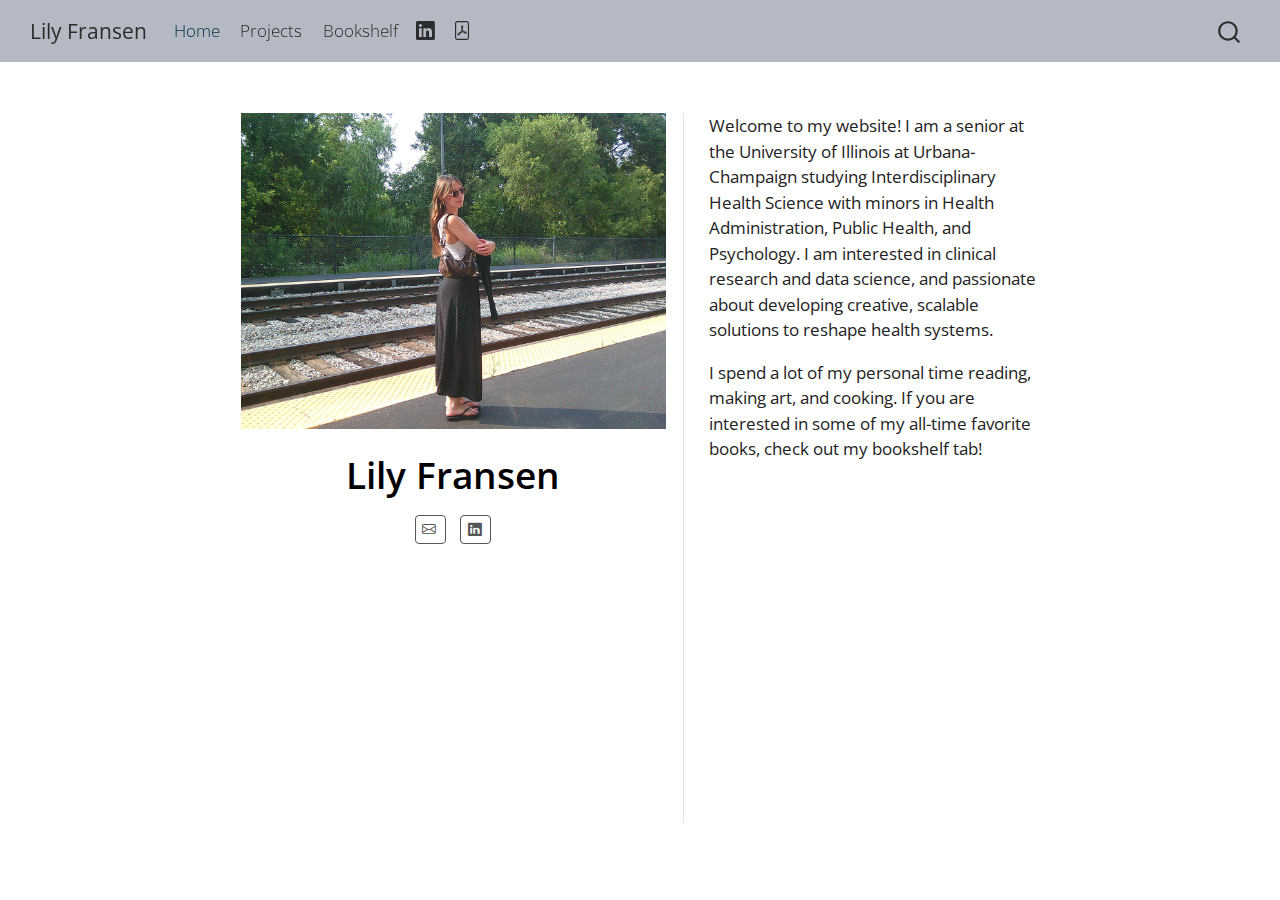
<file: index.html>
<!DOCTYPE html>
<html xmlns="http://www.w3.org/1999/xhtml" lang="en" xml:lang="en"><head>

<meta charset="utf-8">
<meta name="generator" content="quarto-1.6.42">

<meta name="viewport" content="width=device-width, initial-scale=1.0, user-scalable=yes">


<title>Lily Fransen – Lily Fransen</title>
<style>
code{white-space: pre-wrap;}
span.smallcaps{font-variant: small-caps;}
div.columns{display: flex; gap: min(4vw, 1.5em);}
div.column{flex: auto; overflow-x: auto;}
div.hanging-indent{margin-left: 1.5em; text-indent: -1.5em;}
ul.task-list{list-style: none;}
ul.task-list li input[type="checkbox"] {
  width: 0.8em;
  margin: 0 0.8em 0.2em -1em; /* quarto-specific, see https://github.com/quarto-dev/quarto-cli/issues/4556 */ 
  vertical-align: middle;
}
</style>


<script src="site_libs/quarto-nav/quarto-nav.js"></script>
<script src="site_libs/quarto-nav/headroom.min.js"></script>
<script src="site_libs/clipboard/clipboard.min.js"></script>
<script src="site_libs/quarto-search/autocomplete.umd.js"></script>
<script src="site_libs/quarto-search/fuse.min.js"></script>
<script src="site_libs/quarto-search/quarto-search.js"></script>
<meta name="quarto:offset" content="./">
<script src="site_libs/quarto-html/quarto.js"></script>
<script src="site_libs/quarto-html/popper.min.js"></script>
<script src="site_libs/quarto-html/tippy.umd.min.js"></script>
<link href="site_libs/quarto-html/tippy.css" rel="stylesheet">
<link href="site_libs/quarto-html/quarto-syntax-highlighting-2f5df379a58b258e96c21c0638c20c03.css" rel="stylesheet" id="quarto-text-highlighting-styles">
<script src="site_libs/bootstrap/bootstrap.min.js"></script>
<link href="site_libs/bootstrap/bootstrap-icons.css" rel="stylesheet">
<link href="site_libs/bootstrap/bootstrap-cd780b06f3eb8d69702bb3864db6e3df.min.css" rel="stylesheet" append-hash="true" id="quarto-bootstrap" data-mode="light">
<script id="quarto-search-options" type="application/json">{
  "location": "navbar",
  "copy-button": false,
  "collapse-after": 3,
  "panel-placement": "end",
  "type": "overlay",
  "limit": 50,
  "keyboard-shortcut": [
    "f",
    "/",
    "s"
  ],
  "show-item-context": false,
  "language": {
    "search-no-results-text": "No results",
    "search-matching-documents-text": "matching documents",
    "search-copy-link-title": "Copy link to search",
    "search-hide-matches-text": "Hide additional matches",
    "search-more-match-text": "more match in this document",
    "search-more-matches-text": "more matches in this document",
    "search-clear-button-title": "Clear",
    "search-text-placeholder": "",
    "search-detached-cancel-button-title": "Cancel",
    "search-submit-button-title": "Submit",
    "search-label": "Search"
  }
}</script>


<link rel="stylesheet" href="styles.css">
</head>

<body class="nav-fixed fullcontent">

<div id="quarto-search-results"></div>
  <header id="quarto-header" class="headroom fixed-top">
    <nav class="navbar navbar-expand-lg " data-bs-theme="dark">
      <div class="navbar-container container-fluid">
      <div class="navbar-brand-container mx-auto">
    <a class="navbar-brand" href="./index.html">
    <span class="navbar-title">Lily Fransen</span>
    </a>
  </div>
            <div id="quarto-search" class="" title="Search"></div>
          <button class="navbar-toggler" type="button" data-bs-toggle="collapse" data-bs-target="#navbarCollapse" aria-controls="navbarCollapse" role="menu" aria-expanded="false" aria-label="Toggle navigation" onclick="if (window.quartoToggleHeadroom) { window.quartoToggleHeadroom(); }">
  <span class="navbar-toggler-icon"></span>
</button>
          <div class="collapse navbar-collapse" id="navbarCollapse">
            <ul class="navbar-nav navbar-nav-scroll me-auto">
  <li class="nav-item">
    <a class="nav-link active" href="./index.html" aria-current="page"> 
<span class="menu-text">Home</span></a>
  </li>  
  <li class="nav-item">
    <a class="nav-link" href="./projects.html"> 
<span class="menu-text">Projects</span></a>
  </li>  
  <li class="nav-item">
    <a class="nav-link" href="./bookshelf.html"> 
<span class="menu-text">Bookshelf</span></a>
  </li>  
  <li class="nav-item compact">
    <a class="nav-link" href="https://www.linkedin.com/in/lily-fransen-9ab6182a8" target="blank"> <i class="bi bi-linkedin" role="img">
</i> 
<span class="menu-text"></span></a>
  </li>  
  <li class="nav-item compact">
    <a class="nav-link" href="./assets/LF-res.pdf"> <i class="bi bi-file-pdf" role="img">
</i> 
<span class="menu-text"></span></a>
  </li>  
</ul>
          </div> <!-- /navcollapse -->
            <div class="quarto-navbar-tools">
</div>
      </div> <!-- /container-fluid -->
    </nav>
</header>
<!-- content -->
<div id="quarto-content" class="quarto-container page-columns page-rows-contents page-layout-article page-navbar">
<!-- sidebar -->
<!-- margin-sidebar -->
    
<!-- main -->
<div class="quarto-about-trestles">
  <div class="about-entity">
    <img src="assets/LF.jpeg" class="about-image
  rectangle " style="width: 25em;">
<header id="title-block-header" class="quarto-title-block default">
<div class="quarto-title">
<h1 class="title"><span style="font-size:1.1em; color:black;">Lily Fransen</span></h1>
</div>
<div class="quarto-title-meta">
  </div>
</header>
    <div class="about-links">
  <a href="mailto:lilyfransen29@gmail.com" class="about-link" rel="" target="">
    <i class="bi bi-envelope"></i>
     <span class="about-link-text"></span>
  </a>
  <a href="https://www.linkedin.com/in/lily-fransen-9ab6182a8" class="about-link" rel="" target="">
    <i class="bi bi-linkedin"></i>
     <span class="about-link-text"></span>
  </a>
</div>
  </div>
  <div class="about-contents"><main class="content" id="quarto-document-content">
<p>Welcome to my website! I am a senior at the University of Illinois at Urbana-Champaign studying Interdisciplinary Health Science with minors in Health Administration, Public Health, and Psychology. I am interested in clinical research and data science, and passionate about developing creative, scalable solutions to reshape health systems.</p>
<p>I spend a lot of my personal time reading, making art, and cooking. If you are interested in some of my all-time favorite books, check out my bookshelf tab!</p>


</main></div>
</div>
 <!-- /main -->
<script id="quarto-html-after-body" type="application/javascript">
window.document.addEventListener("DOMContentLoaded", function (event) {
  const toggleBodyColorMode = (bsSheetEl) => {
    const mode = bsSheetEl.getAttribute("data-mode");
    const bodyEl = window.document.querySelector("body");
    if (mode === "dark") {
      bodyEl.classList.add("quarto-dark");
      bodyEl.classList.remove("quarto-light");
    } else {
      bodyEl.classList.add("quarto-light");
      bodyEl.classList.remove("quarto-dark");
    }
  }
  const toggleBodyColorPrimary = () => {
    const bsSheetEl = window.document.querySelector("link#quarto-bootstrap");
    if (bsSheetEl) {
      toggleBodyColorMode(bsSheetEl);
    }
  }
  toggleBodyColorPrimary();  
  const isCodeAnnotation = (el) => {
    for (const clz of el.classList) {
      if (clz.startsWith('code-annotation-')) {                     
        return true;
      }
    }
    return false;
  }
  const onCopySuccess = function(e) {
    // button target
    const button = e.trigger;
    // don't keep focus
    button.blur();
    // flash "checked"
    button.classList.add('code-copy-button-checked');
    var currentTitle = button.getAttribute("title");
    button.setAttribute("title", "Copied!");
    let tooltip;
    if (window.bootstrap) {
      button.setAttribute("data-bs-toggle", "tooltip");
      button.setAttribute("data-bs-placement", "left");
      button.setAttribute("data-bs-title", "Copied!");
      tooltip = new bootstrap.Tooltip(button, 
        { trigger: "manual", 
          customClass: "code-copy-button-tooltip",
          offset: [0, -8]});
      tooltip.show();    
    }
    setTimeout(function() {
      if (tooltip) {
        tooltip.hide();
        button.removeAttribute("data-bs-title");
        button.removeAttribute("data-bs-toggle");
        button.removeAttribute("data-bs-placement");
      }
      button.setAttribute("title", currentTitle);
      button.classList.remove('code-copy-button-checked');
    }, 1000);
    // clear code selection
    e.clearSelection();
  }
  const getTextToCopy = function(trigger) {
      const codeEl = trigger.previousElementSibling.cloneNode(true);
      for (const childEl of codeEl.children) {
        if (isCodeAnnotation(childEl)) {
          childEl.remove();
        }
      }
      return codeEl.innerText;
  }
  const clipboard = new window.ClipboardJS('.code-copy-button:not([data-in-quarto-modal])', {
    text: getTextToCopy
  });
  clipboard.on('success', onCopySuccess);
  if (window.document.getElementById('quarto-embedded-source-code-modal')) {
    const clipboardModal = new window.ClipboardJS('.code-copy-button[data-in-quarto-modal]', {
      text: getTextToCopy,
      container: window.document.getElementById('quarto-embedded-source-code-modal')
    });
    clipboardModal.on('success', onCopySuccess);
  }
    var localhostRegex = new RegExp(/^(?:http|https):\/\/localhost\:?[0-9]*\//);
    var mailtoRegex = new RegExp(/^mailto:/);
      var filterRegex = new RegExp("https:\/\/lilyfransen\.github\.io\/");
    var isInternal = (href) => {
        return filterRegex.test(href) || localhostRegex.test(href) || mailtoRegex.test(href);
    }
    // Inspect non-navigation links and adorn them if external
 	var links = window.document.querySelectorAll('a[href]:not(.nav-link):not(.navbar-brand):not(.toc-action):not(.sidebar-link):not(.sidebar-item-toggle):not(.pagination-link):not(.no-external):not([aria-hidden]):not(.dropdown-item):not(.quarto-navigation-tool):not(.about-link)');
    for (var i=0; i<links.length; i++) {
      const link = links[i];
      if (!isInternal(link.href)) {
        // undo the damage that might have been done by quarto-nav.js in the case of
        // links that we want to consider external
        if (link.dataset.originalHref !== undefined) {
          link.href = link.dataset.originalHref;
        }
      }
    }
  function tippyHover(el, contentFn, onTriggerFn, onUntriggerFn) {
    const config = {
      allowHTML: true,
      maxWidth: 500,
      delay: 100,
      arrow: false,
      appendTo: function(el) {
          return el.parentElement;
      },
      interactive: true,
      interactiveBorder: 10,
      theme: 'quarto',
      placement: 'bottom-start',
    };
    if (contentFn) {
      config.content = contentFn;
    }
    if (onTriggerFn) {
      config.onTrigger = onTriggerFn;
    }
    if (onUntriggerFn) {
      config.onUntrigger = onUntriggerFn;
    }
    window.tippy(el, config); 
  }
  const noterefs = window.document.querySelectorAll('a[role="doc-noteref"]');
  for (var i=0; i<noterefs.length; i++) {
    const ref = noterefs[i];
    tippyHover(ref, function() {
      // use id or data attribute instead here
      let href = ref.getAttribute('data-footnote-href') || ref.getAttribute('href');
      try { href = new URL(href).hash; } catch {}
      const id = href.replace(/^#\/?/, "");
      const note = window.document.getElementById(id);
      if (note) {
        return note.innerHTML;
      } else {
        return "";
      }
    });
  }
  const xrefs = window.document.querySelectorAll('a.quarto-xref');
  const processXRef = (id, note) => {
    // Strip column container classes
    const stripColumnClz = (el) => {
      el.classList.remove("page-full", "page-columns");
      if (el.children) {
        for (const child of el.children) {
          stripColumnClz(child);
        }
      }
    }
    stripColumnClz(note)
    if (id === null || id.startsWith('sec-')) {
      // Special case sections, only their first couple elements
      const container = document.createElement("div");
      if (note.children && note.children.length > 2) {
        container.appendChild(note.children[0].cloneNode(true));
        for (let i = 1; i < note.children.length; i++) {
          const child = note.children[i];
          if (child.tagName === "P" && child.innerText === "") {
            continue;
          } else {
            container.appendChild(child.cloneNode(true));
            break;
          }
        }
        if (window.Quarto?.typesetMath) {
          window.Quarto.typesetMath(container);
        }
        return container.innerHTML
      } else {
        if (window.Quarto?.typesetMath) {
          window.Quarto.typesetMath(note);
        }
        return note.innerHTML;
      }
    } else {
      // Remove any anchor links if they are present
      const anchorLink = note.querySelector('a.anchorjs-link');
      if (anchorLink) {
        anchorLink.remove();
      }
      if (window.Quarto?.typesetMath) {
        window.Quarto.typesetMath(note);
      }
      if (note.classList.contains("callout")) {
        return note.outerHTML;
      } else {
        return note.innerHTML;
      }
    }
  }
  for (var i=0; i<xrefs.length; i++) {
    const xref = xrefs[i];
    tippyHover(xref, undefined, function(instance) {
      instance.disable();
      let url = xref.getAttribute('href');
      let hash = undefined; 
      if (url.startsWith('#')) {
        hash = url;
      } else {
        try { hash = new URL(url).hash; } catch {}
      }
      if (hash) {
        const id = hash.replace(/^#\/?/, "");
        const note = window.document.getElementById(id);
        if (note !== null) {
          try {
            const html = processXRef(id, note.cloneNode(true));
            instance.setContent(html);
          } finally {
            instance.enable();
            instance.show();
          }
        } else {
          // See if we can fetch this
          fetch(url.split('#')[0])
          .then(res => res.text())
          .then(html => {
            const parser = new DOMParser();
            const htmlDoc = parser.parseFromString(html, "text/html");
            const note = htmlDoc.getElementById(id);
            if (note !== null) {
              const html = processXRef(id, note);
              instance.setContent(html);
            } 
          }).finally(() => {
            instance.enable();
            instance.show();
          });
        }
      } else {
        // See if we can fetch a full url (with no hash to target)
        // This is a special case and we should probably do some content thinning / targeting
        fetch(url)
        .then(res => res.text())
        .then(html => {
          const parser = new DOMParser();
          const htmlDoc = parser.parseFromString(html, "text/html");
          const note = htmlDoc.querySelector('main.content');
          if (note !== null) {
            // This should only happen for chapter cross references
            // (since there is no id in the URL)
            // remove the first header
            if (note.children.length > 0 && note.children[0].tagName === "HEADER") {
              note.children[0].remove();
            }
            const html = processXRef(null, note);
            instance.setContent(html);
          } 
        }).finally(() => {
          instance.enable();
          instance.show();
        });
      }
    }, function(instance) {
    });
  }
      let selectedAnnoteEl;
      const selectorForAnnotation = ( cell, annotation) => {
        let cellAttr = 'data-code-cell="' + cell + '"';
        let lineAttr = 'data-code-annotation="' +  annotation + '"';
        const selector = 'span[' + cellAttr + '][' + lineAttr + ']';
        return selector;
      }
      const selectCodeLines = (annoteEl) => {
        const doc = window.document;
        const targetCell = annoteEl.getAttribute("data-target-cell");
        const targetAnnotation = annoteEl.getAttribute("data-target-annotation");
        const annoteSpan = window.document.querySelector(selectorForAnnotation(targetCell, targetAnnotation));
        const lines = annoteSpan.getAttribute("data-code-lines").split(",");
        const lineIds = lines.map((line) => {
          return targetCell + "-" + line;
        })
        let top = null;
        let height = null;
        let parent = null;
        if (lineIds.length > 0) {
            //compute the position of the single el (top and bottom and make a div)
            const el = window.document.getElementById(lineIds[0]);
            top = el.offsetTop;
            height = el.offsetHeight;
            parent = el.parentElement.parentElement;
          if (lineIds.length > 1) {
            const lastEl = window.document.getElementById(lineIds[lineIds.length - 1]);
            const bottom = lastEl.offsetTop + lastEl.offsetHeight;
            height = bottom - top;
          }
          if (top !== null && height !== null && parent !== null) {
            // cook up a div (if necessary) and position it 
            let div = window.document.getElementById("code-annotation-line-highlight");
            if (div === null) {
              div = window.document.createElement("div");
              div.setAttribute("id", "code-annotation-line-highlight");
              div.style.position = 'absolute';
              parent.appendChild(div);
            }
            div.style.top = top - 2 + "px";
            div.style.height = height + 4 + "px";
            div.style.left = 0;
            let gutterDiv = window.document.getElementById("code-annotation-line-highlight-gutter");
            if (gutterDiv === null) {
              gutterDiv = window.document.createElement("div");
              gutterDiv.setAttribute("id", "code-annotation-line-highlight-gutter");
              gutterDiv.style.position = 'absolute';
              const codeCell = window.document.getElementById(targetCell);
              const gutter = codeCell.querySelector('.code-annotation-gutter');
              gutter.appendChild(gutterDiv);
            }
            gutterDiv.style.top = top - 2 + "px";
            gutterDiv.style.height = height + 4 + "px";
          }
          selectedAnnoteEl = annoteEl;
        }
      };
      const unselectCodeLines = () => {
        const elementsIds = ["code-annotation-line-highlight", "code-annotation-line-highlight-gutter"];
        elementsIds.forEach((elId) => {
          const div = window.document.getElementById(elId);
          if (div) {
            div.remove();
          }
        });
        selectedAnnoteEl = undefined;
      };
        // Handle positioning of the toggle
    window.addEventListener(
      "resize",
      throttle(() => {
        elRect = undefined;
        if (selectedAnnoteEl) {
          selectCodeLines(selectedAnnoteEl);
        }
      }, 10)
    );
    function throttle(fn, ms) {
    let throttle = false;
    let timer;
      return (...args) => {
        if(!throttle) { // first call gets through
            fn.apply(this, args);
            throttle = true;
        } else { // all the others get throttled
            if(timer) clearTimeout(timer); // cancel #2
            timer = setTimeout(() => {
              fn.apply(this, args);
              timer = throttle = false;
            }, ms);
        }
      };
    }
      // Attach click handler to the DT
      const annoteDls = window.document.querySelectorAll('dt[data-target-cell]');
      for (const annoteDlNode of annoteDls) {
        annoteDlNode.addEventListener('click', (event) => {
          const clickedEl = event.target;
          if (clickedEl !== selectedAnnoteEl) {
            unselectCodeLines();
            const activeEl = window.document.querySelector('dt[data-target-cell].code-annotation-active');
            if (activeEl) {
              activeEl.classList.remove('code-annotation-active');
            }
            selectCodeLines(clickedEl);
            clickedEl.classList.add('code-annotation-active');
          } else {
            // Unselect the line
            unselectCodeLines();
            clickedEl.classList.remove('code-annotation-active');
          }
        });
      }
  const findCites = (el) => {
    const parentEl = el.parentElement;
    if (parentEl) {
      const cites = parentEl.dataset.cites;
      if (cites) {
        return {
          el,
          cites: cites.split(' ')
        };
      } else {
        return findCites(el.parentElement)
      }
    } else {
      return undefined;
    }
  };
  var bibliorefs = window.document.querySelectorAll('a[role="doc-biblioref"]');
  for (var i=0; i<bibliorefs.length; i++) {
    const ref = bibliorefs[i];
    const citeInfo = findCites(ref);
    if (citeInfo) {
      tippyHover(citeInfo.el, function() {
        var popup = window.document.createElement('div');
        citeInfo.cites.forEach(function(cite) {
          var citeDiv = window.document.createElement('div');
          citeDiv.classList.add('hanging-indent');
          citeDiv.classList.add('csl-entry');
          var biblioDiv = window.document.getElementById('ref-' + cite);
          if (biblioDiv) {
            citeDiv.innerHTML = biblioDiv.innerHTML;
          }
          popup.appendChild(citeDiv);
        });
        return popup.innerHTML;
      });
    }
  }
});
</script>
</div> <!-- /content -->




</body></html>
</file>
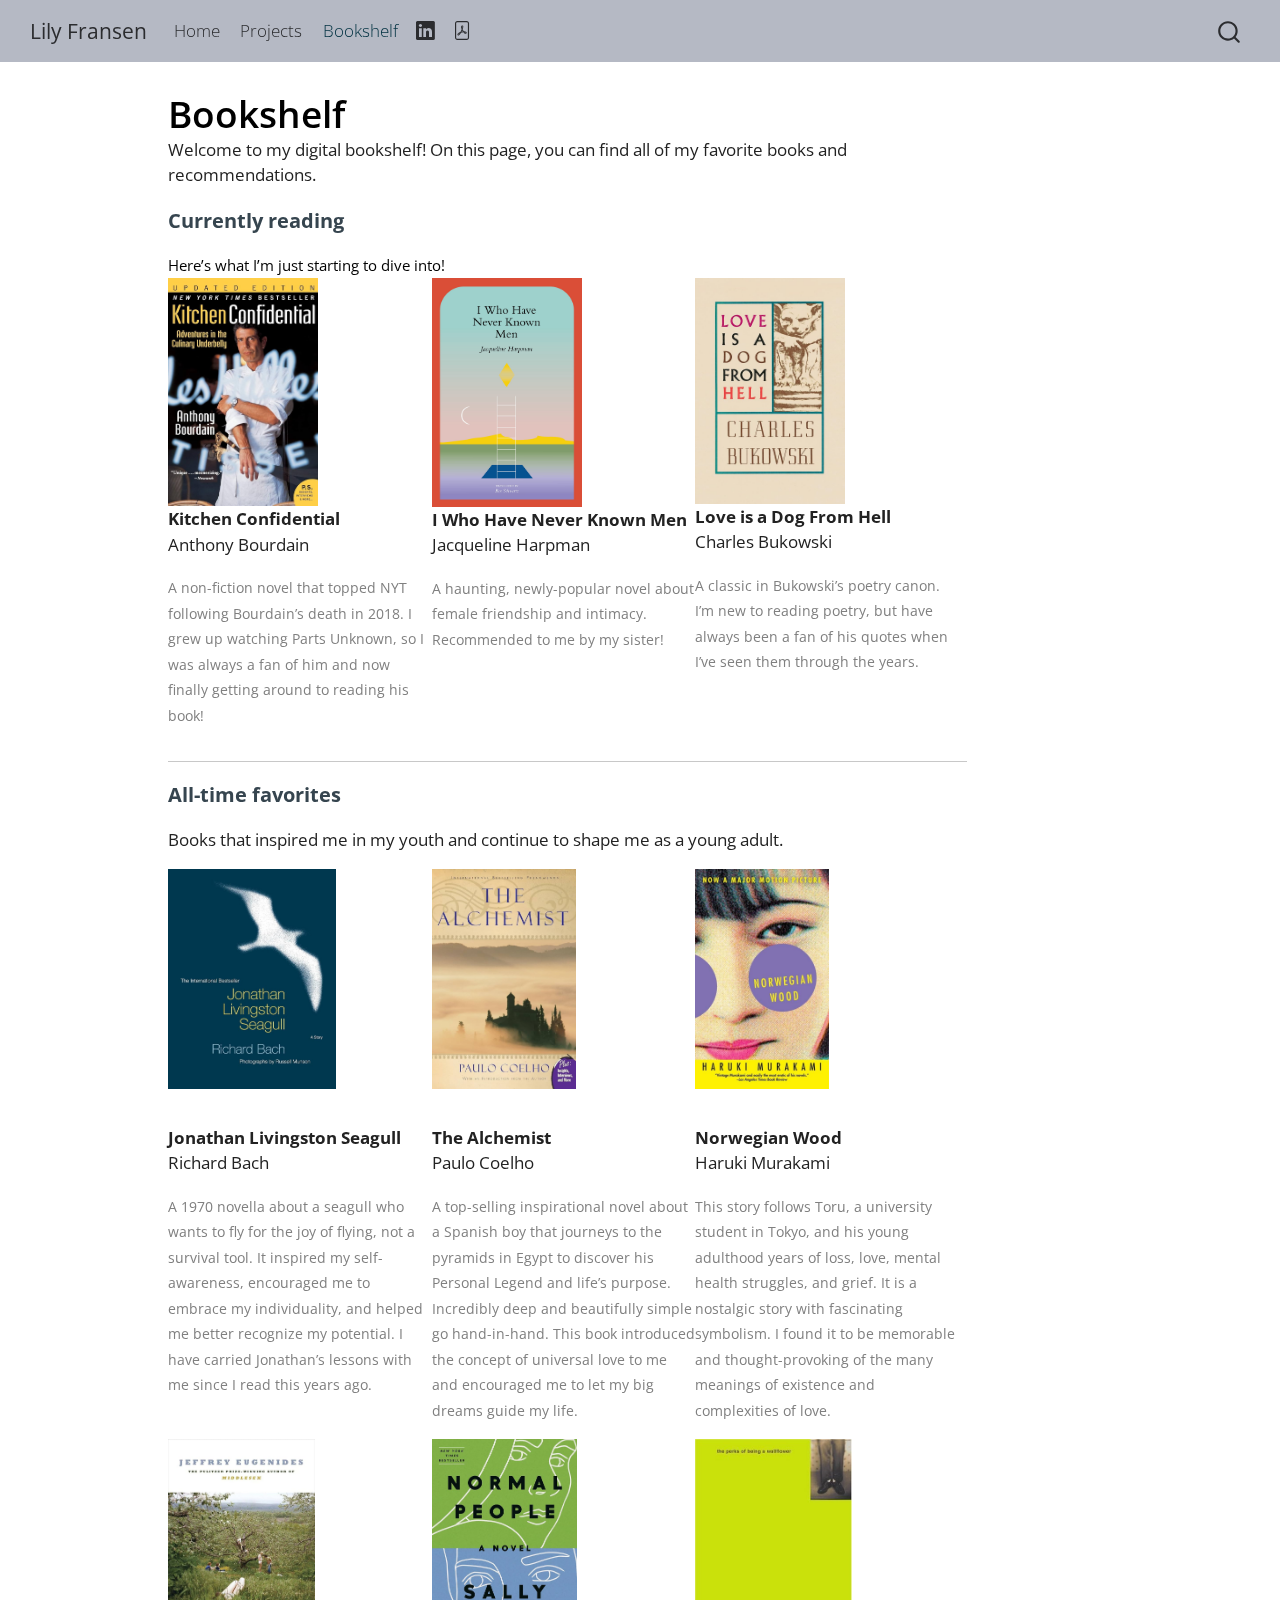
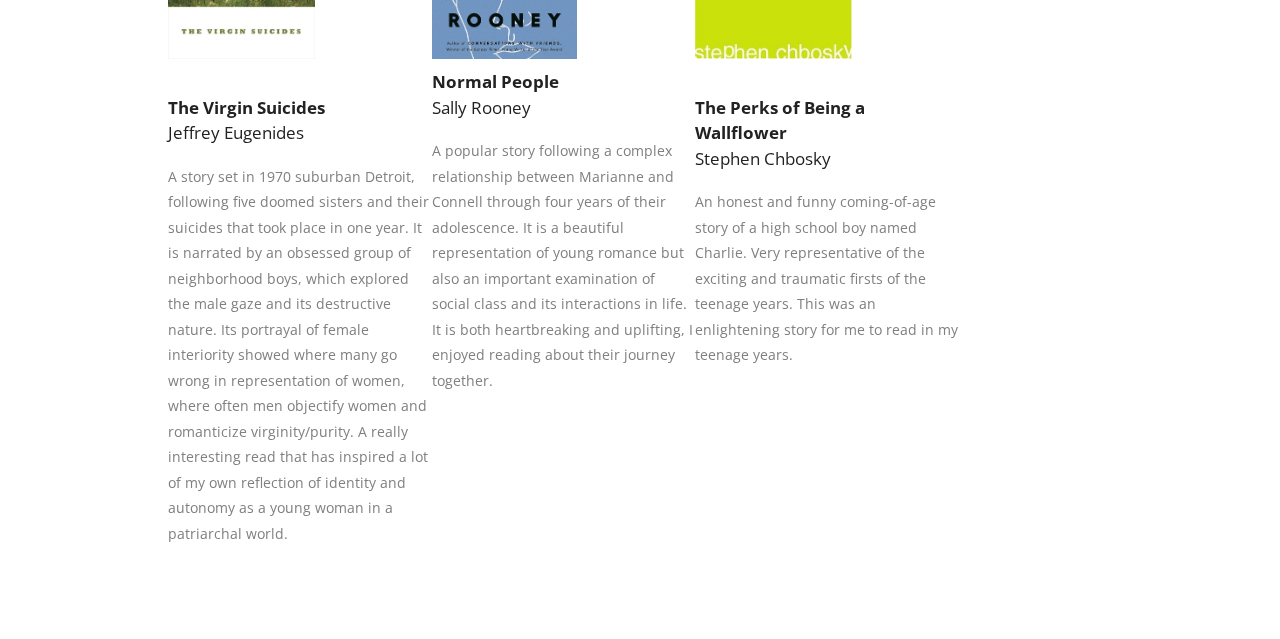
<file: bookshelf.html>
<!DOCTYPE html>
<html xmlns="http://www.w3.org/1999/xhtml" lang="en" xml:lang="en"><head>

<meta charset="utf-8">
<meta name="generator" content="quarto-1.6.42">

<meta name="viewport" content="width=device-width, initial-scale=1.0, user-scalable=yes">

<meta name="description" content="Welcome to my digital bookshelf! On this page, you can find all of my favorite books and recommendations.">

<title>Bookshelf – Lily Fransen</title>
<style>
code{white-space: pre-wrap;}
span.smallcaps{font-variant: small-caps;}
div.columns{display: flex; gap: min(4vw, 1.5em);}
div.column{flex: auto; overflow-x: auto;}
div.hanging-indent{margin-left: 1.5em; text-indent: -1.5em;}
ul.task-list{list-style: none;}
ul.task-list li input[type="checkbox"] {
  width: 0.8em;
  margin: 0 0.8em 0.2em -1em; /* quarto-specific, see https://github.com/quarto-dev/quarto-cli/issues/4556 */ 
  vertical-align: middle;
}
</style>


<script src="site_libs/quarto-nav/quarto-nav.js"></script>
<script src="site_libs/quarto-nav/headroom.min.js"></script>
<script src="site_libs/clipboard/clipboard.min.js"></script>
<script src="site_libs/quarto-search/autocomplete.umd.js"></script>
<script src="site_libs/quarto-search/fuse.min.js"></script>
<script src="site_libs/quarto-search/quarto-search.js"></script>
<meta name="quarto:offset" content="./">
<script src="site_libs/quarto-html/quarto.js"></script>
<script src="site_libs/quarto-html/popper.min.js"></script>
<script src="site_libs/quarto-html/tippy.umd.min.js"></script>
<script src="site_libs/quarto-html/anchor.min.js"></script>
<link href="site_libs/quarto-html/tippy.css" rel="stylesheet">
<link href="site_libs/quarto-html/quarto-syntax-highlighting-2f5df379a58b258e96c21c0638c20c03.css" rel="stylesheet" id="quarto-text-highlighting-styles">
<script src="site_libs/bootstrap/bootstrap.min.js"></script>
<link href="site_libs/bootstrap/bootstrap-icons.css" rel="stylesheet">
<link href="site_libs/bootstrap/bootstrap-cd780b06f3eb8d69702bb3864db6e3df.min.css" rel="stylesheet" append-hash="true" id="quarto-bootstrap" data-mode="light">
<script id="quarto-search-options" type="application/json">{
  "location": "navbar",
  "copy-button": false,
  "collapse-after": 3,
  "panel-placement": "end",
  "type": "overlay",
  "limit": 50,
  "keyboard-shortcut": [
    "f",
    "/",
    "s"
  ],
  "show-item-context": false,
  "language": {
    "search-no-results-text": "No results",
    "search-matching-documents-text": "matching documents",
    "search-copy-link-title": "Copy link to search",
    "search-hide-matches-text": "Hide additional matches",
    "search-more-match-text": "more match in this document",
    "search-more-matches-text": "more matches in this document",
    "search-clear-button-title": "Clear",
    "search-text-placeholder": "",
    "search-detached-cancel-button-title": "Cancel",
    "search-submit-button-title": "Submit",
    "search-label": "Search"
  }
}</script>


<link rel="stylesheet" href="styles.css">
</head>

<body class="nav-fixed">

<div id="quarto-search-results"></div>
  <header id="quarto-header" class="headroom fixed-top">
    <nav class="navbar navbar-expand-lg " data-bs-theme="dark">
      <div class="navbar-container container-fluid">
      <div class="navbar-brand-container mx-auto">
    <a class="navbar-brand" href="./index.html">
    <span class="navbar-title">Lily Fransen</span>
    </a>
  </div>
            <div id="quarto-search" class="" title="Search"></div>
          <button class="navbar-toggler" type="button" data-bs-toggle="collapse" data-bs-target="#navbarCollapse" aria-controls="navbarCollapse" role="menu" aria-expanded="false" aria-label="Toggle navigation" onclick="if (window.quartoToggleHeadroom) { window.quartoToggleHeadroom(); }">
  <span class="navbar-toggler-icon"></span>
</button>
          <div class="collapse navbar-collapse" id="navbarCollapse">
            <ul class="navbar-nav navbar-nav-scroll me-auto">
  <li class="nav-item">
    <a class="nav-link" href="./index.html"> 
<span class="menu-text">Home</span></a>
  </li>  
  <li class="nav-item">
    <a class="nav-link" href="./projects.html"> 
<span class="menu-text">Projects</span></a>
  </li>  
  <li class="nav-item">
    <a class="nav-link active" href="./bookshelf.html" aria-current="page"> 
<span class="menu-text">Bookshelf</span></a>
  </li>  
  <li class="nav-item compact">
    <a class="nav-link" href="https://www.linkedin.com/in/lily-fransen-9ab6182a8" target="blank"> <i class="bi bi-linkedin" role="img">
</i> 
<span class="menu-text"></span></a>
  </li>  
  <li class="nav-item compact">
    <a class="nav-link" href="./assets/LF Resume.pdf"> <i class="bi bi-file-pdf" role="img">
</i> 
<span class="menu-text"></span></a>
  </li>  
</ul>
          </div> <!-- /navcollapse -->
            <div class="quarto-navbar-tools">
</div>
      </div> <!-- /container-fluid -->
    </nav>
</header>
<!-- content -->
<div id="quarto-content" class="quarto-container page-columns page-rows-contents page-layout-article page-navbar">
<!-- sidebar -->
<!-- margin-sidebar -->
    <div id="quarto-margin-sidebar" class="sidebar margin-sidebar zindex-bottom">
        
    </div>
<!-- main -->
<main class="content" id="quarto-document-content">

<header id="title-block-header" class="quarto-title-block default">
<div class="quarto-title">
<h1 class="title"><span style="font-size:1.1em; color:black;">Bookshelf</span></h1>
</div>

<div>
  <div class="description">
    Welcome to my digital bookshelf! On this page, you can find all of my favorite books and recommendations.
  </div>
</div>


<div class="quarto-title-meta">

    
  
    
  </div>
  


</header>


<p><span style="font-size:1.2em; color:#36454F;"><strong>Currently reading</strong></span></p>
<span style="font-size:0.90em; color:black;">Here’s what I’m just starting to dive into!</span>
<div class="bookshelf">
<div class="columns" style="gap:40px; align-items:flex-start;">
<div class="column" style="width:33%;">
<p><img src="assets/books/kitchen_confidential.jpg" class="img-fluid" width="150"><br>
<strong>Kitchen Confidential</strong><br>
Anthony Bourdain</p>
<p><span style="font-size:0.80em; color:gray;">A non-fiction novel that topped NYT following Bourdain’s death in 2018. I grew up watching Parts Unknown, so I was always a fan of him and now finally getting around to reading his book!</span></p>
</div><div class="column" style="width:33%;">
<p><img src="assets/books/never_known_men.jpg" class="img-fluid" width="150"><br>
<strong>I Who Have Never Known Men</strong><br>
Jacqueline Harpman</p>
<p><span style="font-size:0.80em; color:gray;">A haunting, newly-popular novel about female friendship and intimacy. Recommended to me by my sister!</span></p>
</div><div class="column" style="width:33%;">
<p><img src="assets/books/dog_from_hell.jpg" class="img-fluid" width="150"><br>
<strong>Love is a Dog From Hell</strong><br>
Charles Bukowski</p>
<p><span style="font-size:0.80em; color:gray;">A classic in Bukowski’s poetry canon. I’m new to reading poetry, but have always been a fan of his quotes when I’ve seen them through the years.</span></p>
</div>
</div>
<hr>
<p><span style="font-size:1.2em; color: #36454F"><strong>All-time favorites</strong></span></p>
<p>Books that inspired me in my youth and continue to shape me as a young adult.</p>
<div class="columns" style="gap: 60px; align-items:flex-start;">
<div class="column" style="width:33%;">
<p><img src="assets/books/jls.jpg" class="book-cover img-fluid"><br>
<strong>Jonathan Livingston Seagull</strong><br>
Richard Bach</p>
<p><span style="font-size:0.80em; color:gray;">A 1970 novella about a seagull who wants to fly for the joy of flying, not a survival tool. It inspired my self-awareness, encouraged me to embrace my individuality, and helped me better recognize my potential. I have carried Jonathan’s lessons with me since I read this years ago.</span></p>
</div><div class="column" style="width:33%;">
<p><img src="assets/books/the_alchemist.jpg" class="book-cover img-fluid"><br>
<strong>The Alchemist</strong><br>
Paulo Coelho</p>
<p><span style="font-size:0.80em; color:gray;">A top-selling inspirational novel about a Spanish boy that journeys to the pyramids in Egypt to discover his Personal Legend and life’s purpose. Incredibly deep and beautifully simple go hand-in-hand. This book introduced the concept of universal love to me and encouraged me to let my big dreams guide my life.</span></p>
</div><div class="column" style="width:33%;">
<p><img src="assets/books/norwegian_wood.jpg" class="book-cover img-fluid"><br>
<strong>Norwegian Wood</strong><br>
Haruki Murakami</p>
<p><span style="font-size:0.80em; color:gray;">This story follows Toru, a university student in Tokyo, and his young adulthood years of loss, love, mental health struggles, and grief. It is a nostalgic story with fascinating symbolism. I found it to be memorable and thought-provoking of the many meanings of existence and complexities of love.</span></p>
</div>
</div>
<div class="columns" style="gap: 60px; align-items:flex-start;">
<div class="column" style="width:33%;">
<p><img src="assets/books/virgin_suicides.jpg" class="book-cover img-fluid"><br>
<strong>The Virgin Suicides</strong><br>
Jeffrey Eugenides</p>
<p><span style="font-size:0.80em; color:gray;">A story set in 1970 suburban Detroit, following five doomed sisters and their suicides that took place in one year. It is narrated by an obsessed group of neighborhood boys, which explored the male gaze and its destructive nature. Its portrayal of female interiority showed where many go wrong in representation of women, where often men objectify women and romanticize virginity/purity. A really interesting read that has inspired a lot of my own reflection of identity and autonomy as a young woman in a patriarchal world.</span></p>
</div><div class="column" style="width:33%;">
<p><img src="assets/books/normal_people.jpg" class="book-cover img-fluid"> <strong>Normal People</strong><br>
Sally Rooney</p>
<p><span style="font-size:0.80em; color:gray;">A popular story following a complex relationship between Marianne and Connell through four years of their adolescence. It is a beautiful representation of young romance but also an important examination of social class and its interactions in life. It is both heartbreaking and uplifting, I enjoyed reading about their journey together.</span></p>
</div><div class="column" style="width:33%;">
<p><img src="assets/books/the_perks.jpg" class="book-cover img-fluid"><br>
<strong>The Perks of Being a Wallflower</strong><br>
Stephen Chbosky</p>
<p><span style="font-size:0.80em; color:gray;">An honest and funny coming-of-age story of a high school boy named Charlie. Very representative of the exciting and traumatic firsts of the teenage years. This was an enlightening story for me to read in my teenage years.</span></p>
</div>
</div>
<style>
.book-cover {
  height: 220px;          
  width: auto;
  object-fit: cover;
  display: block;
  margin-bottom: 10px;}
</style>


</div>

</main> <!-- /main -->
<script id="quarto-html-after-body" type="application/javascript">
window.document.addEventListener("DOMContentLoaded", function (event) {
  const toggleBodyColorMode = (bsSheetEl) => {
    const mode = bsSheetEl.getAttribute("data-mode");
    const bodyEl = window.document.querySelector("body");
    if (mode === "dark") {
      bodyEl.classList.add("quarto-dark");
      bodyEl.classList.remove("quarto-light");
    } else {
      bodyEl.classList.add("quarto-light");
      bodyEl.classList.remove("quarto-dark");
    }
  }
  const toggleBodyColorPrimary = () => {
    const bsSheetEl = window.document.querySelector("link#quarto-bootstrap");
    if (bsSheetEl) {
      toggleBodyColorMode(bsSheetEl);
    }
  }
  toggleBodyColorPrimary();  
  const icon = "";
  const anchorJS = new window.AnchorJS();
  anchorJS.options = {
    placement: 'right',
    icon: icon
  };
  anchorJS.add('.anchored');
  const isCodeAnnotation = (el) => {
    for (const clz of el.classList) {
      if (clz.startsWith('code-annotation-')) {                     
        return true;
      }
    }
    return false;
  }
  const onCopySuccess = function(e) {
    // button target
    const button = e.trigger;
    // don't keep focus
    button.blur();
    // flash "checked"
    button.classList.add('code-copy-button-checked');
    var currentTitle = button.getAttribute("title");
    button.setAttribute("title", "Copied!");
    let tooltip;
    if (window.bootstrap) {
      button.setAttribute("data-bs-toggle", "tooltip");
      button.setAttribute("data-bs-placement", "left");
      button.setAttribute("data-bs-title", "Copied!");
      tooltip = new bootstrap.Tooltip(button, 
        { trigger: "manual", 
          customClass: "code-copy-button-tooltip",
          offset: [0, -8]});
      tooltip.show();    
    }
    setTimeout(function() {
      if (tooltip) {
        tooltip.hide();
        button.removeAttribute("data-bs-title");
        button.removeAttribute("data-bs-toggle");
        button.removeAttribute("data-bs-placement");
      }
      button.setAttribute("title", currentTitle);
      button.classList.remove('code-copy-button-checked');
    }, 1000);
    // clear code selection
    e.clearSelection();
  }
  const getTextToCopy = function(trigger) {
      const codeEl = trigger.previousElementSibling.cloneNode(true);
      for (const childEl of codeEl.children) {
        if (isCodeAnnotation(childEl)) {
          childEl.remove();
        }
      }
      return codeEl.innerText;
  }
  const clipboard = new window.ClipboardJS('.code-copy-button:not([data-in-quarto-modal])', {
    text: getTextToCopy
  });
  clipboard.on('success', onCopySuccess);
  if (window.document.getElementById('quarto-embedded-source-code-modal')) {
    const clipboardModal = new window.ClipboardJS('.code-copy-button[data-in-quarto-modal]', {
      text: getTextToCopy,
      container: window.document.getElementById('quarto-embedded-source-code-modal')
    });
    clipboardModal.on('success', onCopySuccess);
  }
    var localhostRegex = new RegExp(/^(?:http|https):\/\/localhost\:?[0-9]*\//);
    var mailtoRegex = new RegExp(/^mailto:/);
      var filterRegex = new RegExp('/' + window.location.host + '/');
    var isInternal = (href) => {
        return filterRegex.test(href) || localhostRegex.test(href) || mailtoRegex.test(href);
    }
    // Inspect non-navigation links and adorn them if external
 	var links = window.document.querySelectorAll('a[href]:not(.nav-link):not(.navbar-brand):not(.toc-action):not(.sidebar-link):not(.sidebar-item-toggle):not(.pagination-link):not(.no-external):not([aria-hidden]):not(.dropdown-item):not(.quarto-navigation-tool):not(.about-link)');
    for (var i=0; i<links.length; i++) {
      const link = links[i];
      if (!isInternal(link.href)) {
        // undo the damage that might have been done by quarto-nav.js in the case of
        // links that we want to consider external
        if (link.dataset.originalHref !== undefined) {
          link.href = link.dataset.originalHref;
        }
      }
    }
  function tippyHover(el, contentFn, onTriggerFn, onUntriggerFn) {
    const config = {
      allowHTML: true,
      maxWidth: 500,
      delay: 100,
      arrow: false,
      appendTo: function(el) {
          return el.parentElement;
      },
      interactive: true,
      interactiveBorder: 10,
      theme: 'quarto',
      placement: 'bottom-start',
    };
    if (contentFn) {
      config.content = contentFn;
    }
    if (onTriggerFn) {
      config.onTrigger = onTriggerFn;
    }
    if (onUntriggerFn) {
      config.onUntrigger = onUntriggerFn;
    }
    window.tippy(el, config); 
  }
  const noterefs = window.document.querySelectorAll('a[role="doc-noteref"]');
  for (var i=0; i<noterefs.length; i++) {
    const ref = noterefs[i];
    tippyHover(ref, function() {
      // use id or data attribute instead here
      let href = ref.getAttribute('data-footnote-href') || ref.getAttribute('href');
      try { href = new URL(href).hash; } catch {}
      const id = href.replace(/^#\/?/, "");
      const note = window.document.getElementById(id);
      if (note) {
        return note.innerHTML;
      } else {
        return "";
      }
    });
  }
  const xrefs = window.document.querySelectorAll('a.quarto-xref');
  const processXRef = (id, note) => {
    // Strip column container classes
    const stripColumnClz = (el) => {
      el.classList.remove("page-full", "page-columns");
      if (el.children) {
        for (const child of el.children) {
          stripColumnClz(child);
        }
      }
    }
    stripColumnClz(note)
    if (id === null || id.startsWith('sec-')) {
      // Special case sections, only their first couple elements
      const container = document.createElement("div");
      if (note.children && note.children.length > 2) {
        container.appendChild(note.children[0].cloneNode(true));
        for (let i = 1; i < note.children.length; i++) {
          const child = note.children[i];
          if (child.tagName === "P" && child.innerText === "") {
            continue;
          } else {
            container.appendChild(child.cloneNode(true));
            break;
          }
        }
        if (window.Quarto?.typesetMath) {
          window.Quarto.typesetMath(container);
        }
        return container.innerHTML
      } else {
        if (window.Quarto?.typesetMath) {
          window.Quarto.typesetMath(note);
        }
        return note.innerHTML;
      }
    } else {
      // Remove any anchor links if they are present
      const anchorLink = note.querySelector('a.anchorjs-link');
      if (anchorLink) {
        anchorLink.remove();
      }
      if (window.Quarto?.typesetMath) {
        window.Quarto.typesetMath(note);
      }
      if (note.classList.contains("callout")) {
        return note.outerHTML;
      } else {
        return note.innerHTML;
      }
    }
  }
  for (var i=0; i<xrefs.length; i++) {
    const xref = xrefs[i];
    tippyHover(xref, undefined, function(instance) {
      instance.disable();
      let url = xref.getAttribute('href');
      let hash = undefined; 
      if (url.startsWith('#')) {
        hash = url;
      } else {
        try { hash = new URL(url).hash; } catch {}
      }
      if (hash) {
        const id = hash.replace(/^#\/?/, "");
        const note = window.document.getElementById(id);
        if (note !== null) {
          try {
            const html = processXRef(id, note.cloneNode(true));
            instance.setContent(html);
          } finally {
            instance.enable();
            instance.show();
          }
        } else {
          // See if we can fetch this
          fetch(url.split('#')[0])
          .then(res => res.text())
          .then(html => {
            const parser = new DOMParser();
            const htmlDoc = parser.parseFromString(html, "text/html");
            const note = htmlDoc.getElementById(id);
            if (note !== null) {
              const html = processXRef(id, note);
              instance.setContent(html);
            } 
          }).finally(() => {
            instance.enable();
            instance.show();
          });
        }
      } else {
        // See if we can fetch a full url (with no hash to target)
        // This is a special case and we should probably do some content thinning / targeting
        fetch(url)
        .then(res => res.text())
        .then(html => {
          const parser = new DOMParser();
          const htmlDoc = parser.parseFromString(html, "text/html");
          const note = htmlDoc.querySelector('main.content');
          if (note !== null) {
            // This should only happen for chapter cross references
            // (since there is no id in the URL)
            // remove the first header
            if (note.children.length > 0 && note.children[0].tagName === "HEADER") {
              note.children[0].remove();
            }
            const html = processXRef(null, note);
            instance.setContent(html);
          } 
        }).finally(() => {
          instance.enable();
          instance.show();
        });
      }
    }, function(instance) {
    });
  }
      let selectedAnnoteEl;
      const selectorForAnnotation = ( cell, annotation) => {
        let cellAttr = 'data-code-cell="' + cell + '"';
        let lineAttr = 'data-code-annotation="' +  annotation + '"';
        const selector = 'span[' + cellAttr + '][' + lineAttr + ']';
        return selector;
      }
      const selectCodeLines = (annoteEl) => {
        const doc = window.document;
        const targetCell = annoteEl.getAttribute("data-target-cell");
        const targetAnnotation = annoteEl.getAttribute("data-target-annotation");
        const annoteSpan = window.document.querySelector(selectorForAnnotation(targetCell, targetAnnotation));
        const lines = annoteSpan.getAttribute("data-code-lines").split(",");
        const lineIds = lines.map((line) => {
          return targetCell + "-" + line;
        })
        let top = null;
        let height = null;
        let parent = null;
        if (lineIds.length > 0) {
            //compute the position of the single el (top and bottom and make a div)
            const el = window.document.getElementById(lineIds[0]);
            top = el.offsetTop;
            height = el.offsetHeight;
            parent = el.parentElement.parentElement;
          if (lineIds.length > 1) {
            const lastEl = window.document.getElementById(lineIds[lineIds.length - 1]);
            const bottom = lastEl.offsetTop + lastEl.offsetHeight;
            height = bottom - top;
          }
          if (top !== null && height !== null && parent !== null) {
            // cook up a div (if necessary) and position it 
            let div = window.document.getElementById("code-annotation-line-highlight");
            if (div === null) {
              div = window.document.createElement("div");
              div.setAttribute("id", "code-annotation-line-highlight");
              div.style.position = 'absolute';
              parent.appendChild(div);
            }
            div.style.top = top - 2 + "px";
            div.style.height = height + 4 + "px";
            div.style.left = 0;
            let gutterDiv = window.document.getElementById("code-annotation-line-highlight-gutter");
            if (gutterDiv === null) {
              gutterDiv = window.document.createElement("div");
              gutterDiv.setAttribute("id", "code-annotation-line-highlight-gutter");
              gutterDiv.style.position = 'absolute';
              const codeCell = window.document.getElementById(targetCell);
              const gutter = codeCell.querySelector('.code-annotation-gutter');
              gutter.appendChild(gutterDiv);
            }
            gutterDiv.style.top = top - 2 + "px";
            gutterDiv.style.height = height + 4 + "px";
          }
          selectedAnnoteEl = annoteEl;
        }
      };
      const unselectCodeLines = () => {
        const elementsIds = ["code-annotation-line-highlight", "code-annotation-line-highlight-gutter"];
        elementsIds.forEach((elId) => {
          const div = window.document.getElementById(elId);
          if (div) {
            div.remove();
          }
        });
        selectedAnnoteEl = undefined;
      };
        // Handle positioning of the toggle
    window.addEventListener(
      "resize",
      throttle(() => {
        elRect = undefined;
        if (selectedAnnoteEl) {
          selectCodeLines(selectedAnnoteEl);
        }
      }, 10)
    );
    function throttle(fn, ms) {
    let throttle = false;
    let timer;
      return (...args) => {
        if(!throttle) { // first call gets through
            fn.apply(this, args);
            throttle = true;
        } else { // all the others get throttled
            if(timer) clearTimeout(timer); // cancel #2
            timer = setTimeout(() => {
              fn.apply(this, args);
              timer = throttle = false;
            }, ms);
        }
      };
    }
      // Attach click handler to the DT
      const annoteDls = window.document.querySelectorAll('dt[data-target-cell]');
      for (const annoteDlNode of annoteDls) {
        annoteDlNode.addEventListener('click', (event) => {
          const clickedEl = event.target;
          if (clickedEl !== selectedAnnoteEl) {
            unselectCodeLines();
            const activeEl = window.document.querySelector('dt[data-target-cell].code-annotation-active');
            if (activeEl) {
              activeEl.classList.remove('code-annotation-active');
            }
            selectCodeLines(clickedEl);
            clickedEl.classList.add('code-annotation-active');
          } else {
            // Unselect the line
            unselectCodeLines();
            clickedEl.classList.remove('code-annotation-active');
          }
        });
      }
  const findCites = (el) => {
    const parentEl = el.parentElement;
    if (parentEl) {
      const cites = parentEl.dataset.cites;
      if (cites) {
        return {
          el,
          cites: cites.split(' ')
        };
      } else {
        return findCites(el.parentElement)
      }
    } else {
      return undefined;
    }
  };
  var bibliorefs = window.document.querySelectorAll('a[role="doc-biblioref"]');
  for (var i=0; i<bibliorefs.length; i++) {
    const ref = bibliorefs[i];
    const citeInfo = findCites(ref);
    if (citeInfo) {
      tippyHover(citeInfo.el, function() {
        var popup = window.document.createElement('div');
        citeInfo.cites.forEach(function(cite) {
          var citeDiv = window.document.createElement('div');
          citeDiv.classList.add('hanging-indent');
          citeDiv.classList.add('csl-entry');
          var biblioDiv = window.document.getElementById('ref-' + cite);
          if (biblioDiv) {
            citeDiv.innerHTML = biblioDiv.innerHTML;
          }
          popup.appendChild(citeDiv);
        });
        return popup.innerHTML;
      });
    }
  }
});
</script>
</div> <!-- /content -->




</body></html>
</file>
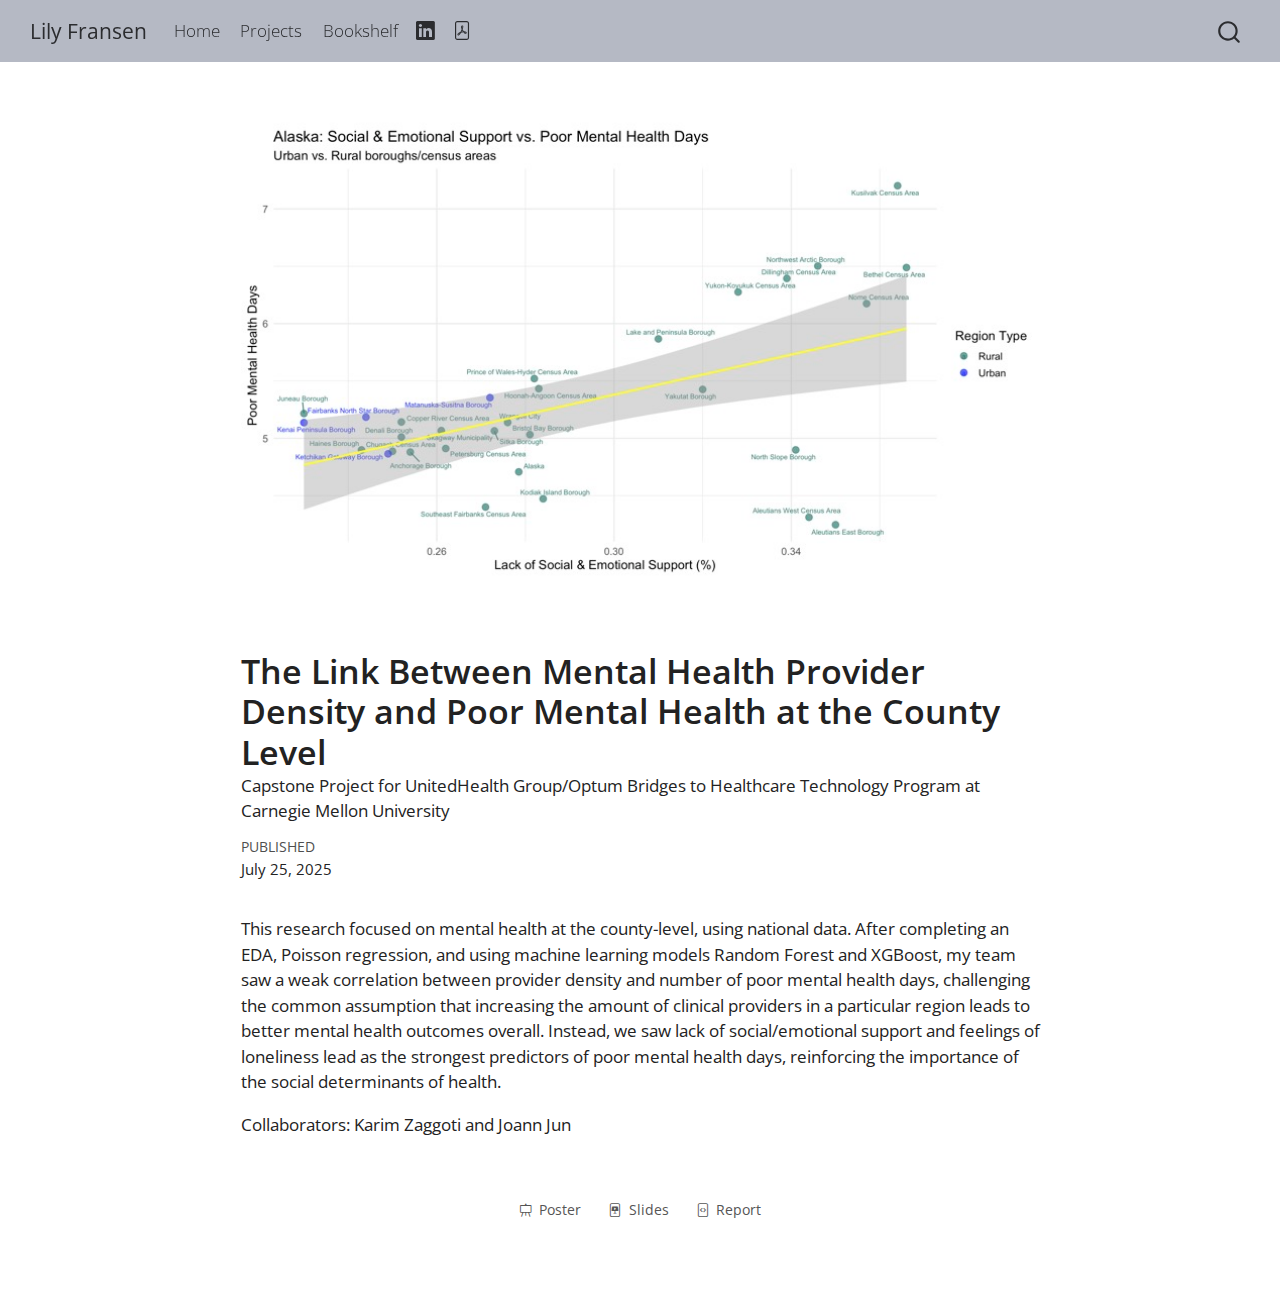
<file: projects/capstone/capstone.html>
<!DOCTYPE html>
<html xmlns="http://www.w3.org/1999/xhtml" lang="en" xml:lang="en"><head>

<meta charset="utf-8">
<meta name="generator" content="quarto-1.6.42">

<meta name="viewport" content="width=device-width, initial-scale=1.0, user-scalable=yes">

<meta name="dcterms.date" content="2025-07-25">
<meta name="description" content="Capstone Project for UnitedHealth Group/Optum Bridges to Healthcare Technology Program at Carnegie Mellon University">

<title>The Link Between Mental Health Provider Density and Poor Mental Health at the County Level – Lily Fransen</title>
<style>
code{white-space: pre-wrap;}
span.smallcaps{font-variant: small-caps;}
div.columns{display: flex; gap: min(4vw, 1.5em);}
div.column{flex: auto; overflow-x: auto;}
div.hanging-indent{margin-left: 1.5em; text-indent: -1.5em;}
ul.task-list{list-style: none;}
ul.task-list li input[type="checkbox"] {
  width: 0.8em;
  margin: 0 0.8em 0.2em -1em; /* quarto-specific, see https://github.com/quarto-dev/quarto-cli/issues/4556 */ 
  vertical-align: middle;
}
</style>


<script src="../../site_libs/quarto-nav/quarto-nav.js"></script>
<script src="../../site_libs/quarto-nav/headroom.min.js"></script>
<script src="../../site_libs/clipboard/clipboard.min.js"></script>
<script src="../../site_libs/quarto-search/autocomplete.umd.js"></script>
<script src="../../site_libs/quarto-search/fuse.min.js"></script>
<script src="../../site_libs/quarto-search/quarto-search.js"></script>
<meta name="quarto:offset" content="../../">
<script src="../../site_libs/quarto-html/quarto.js"></script>
<script src="../../site_libs/quarto-html/popper.min.js"></script>
<script src="../../site_libs/quarto-html/tippy.umd.min.js"></script>
<link href="../../site_libs/quarto-html/tippy.css" rel="stylesheet">
<link href="../../site_libs/quarto-html/quarto-syntax-highlighting-2f5df379a58b258e96c21c0638c20c03.css" rel="stylesheet" id="quarto-text-highlighting-styles">
<script src="../../site_libs/bootstrap/bootstrap.min.js"></script>
<link href="../../site_libs/bootstrap/bootstrap-icons.css" rel="stylesheet">
<link href="../../site_libs/bootstrap/bootstrap-cd780b06f3eb8d69702bb3864db6e3df.min.css" rel="stylesheet" append-hash="true" id="quarto-bootstrap" data-mode="light">
<script id="quarto-search-options" type="application/json">{
  "location": "navbar",
  "copy-button": false,
  "collapse-after": 3,
  "panel-placement": "end",
  "type": "overlay",
  "limit": 50,
  "keyboard-shortcut": [
    "f",
    "/",
    "s"
  ],
  "show-item-context": false,
  "language": {
    "search-no-results-text": "No results",
    "search-matching-documents-text": "matching documents",
    "search-copy-link-title": "Copy link to search",
    "search-hide-matches-text": "Hide additional matches",
    "search-more-match-text": "more match in this document",
    "search-more-matches-text": "more matches in this document",
    "search-clear-button-title": "Clear",
    "search-text-placeholder": "",
    "search-detached-cancel-button-title": "Cancel",
    "search-submit-button-title": "Submit",
    "search-label": "Search"
  }
}</script>


<link rel="stylesheet" href="../../styles.css">
</head>

<body class="nav-fixed fullcontent">

<div id="quarto-search-results"></div>
  <header id="quarto-header" class="headroom fixed-top">
    <nav class="navbar navbar-expand-lg " data-bs-theme="dark">
      <div class="navbar-container container-fluid">
      <div class="navbar-brand-container mx-auto">
    <a class="navbar-brand" href="../../index.html">
    <span class="navbar-title">Lily Fransen</span>
    </a>
  </div>
            <div id="quarto-search" class="" title="Search"></div>
          <button class="navbar-toggler" type="button" data-bs-toggle="collapse" data-bs-target="#navbarCollapse" aria-controls="navbarCollapse" role="menu" aria-expanded="false" aria-label="Toggle navigation" onclick="if (window.quartoToggleHeadroom) { window.quartoToggleHeadroom(); }">
  <span class="navbar-toggler-icon"></span>
</button>
          <div class="collapse navbar-collapse" id="navbarCollapse">
            <ul class="navbar-nav navbar-nav-scroll me-auto">
  <li class="nav-item">
    <a class="nav-link" href="../../index.html"> 
<span class="menu-text">Home</span></a>
  </li>  
  <li class="nav-item">
    <a class="nav-link" href="../../projects.html"> 
<span class="menu-text">Projects</span></a>
  </li>  
  <li class="nav-item">
    <a class="nav-link" href="../../bookshelf.html"> 
<span class="menu-text">Bookshelf</span></a>
  </li>  
  <li class="nav-item compact">
    <a class="nav-link" href="https://www.linkedin.com/in/lily-fransen-9ab6182a8" target="blank"> <i class="bi bi-linkedin" role="img">
</i> 
<span class="menu-text"></span></a>
  </li>  
  <li class="nav-item compact">
    <a class="nav-link" href="../../assets/LF Resume.pdf"> <i class="bi bi-file-pdf" role="img">
</i> 
<span class="menu-text"></span></a>
  </li>  
</ul>
          </div> <!-- /navcollapse -->
            <div class="quarto-navbar-tools">
</div>
      </div> <!-- /container-fluid -->
    </nav>
</header>
<!-- content -->
<div id="quarto-content" class="quarto-container page-columns page-rows-contents page-layout-article page-navbar">
<!-- sidebar -->
<!-- margin-sidebar -->
    
<!-- main -->
<div class="quarto-about-marquee">
  <div class="about-image-container">
    <img src="cover.jpg" class="about-image " style="width: 100%;">
  </div>
  <div class="about-contents">
    <header id="title-block-header" class="quarto-title-block default">
<div class="quarto-title">
<h1 class="title">The Link Between Mental Health Provider Density and Poor Mental Health at the County Level</h1>
</div>
<div>
  <div class="description">
    Capstone Project for UnitedHealth Group/Optum Bridges to Healthcare Technology Program at Carnegie Mellon University
  </div>
</div>
<div class="quarto-title-meta">
    <div>
    <div class="quarto-title-meta-heading">Published</div>
    <div class="quarto-title-meta-contents">
      <p class="date">July 25, 2025</p>
    </div>
  </div>
  </div>
</header> <main class="content" id="quarto-document-content">
<p>This research focused on mental health at the county-level, using national data. After completing an EDA, Poisson regression, and using machine learning models Random Forest and XGBoost, my team saw a weak correlation between provider density and number of poor mental health days, challenging the common assumption that increasing the amount of clinical providers in a particular region leads to better mental health outcomes overall. Instead, we saw lack of social/emotional support and feelings of loneliness lead as the strongest predictors of poor mental health days, reinforcing the importance of the social determinants of health.</p>
<p>Collaborators: Karim Zaggoti and Joann Jun</p>


</main> 
    <div class="about-footer"><div class="about-links">
  <a href="/assets/poster.pdf" class="about-link" rel="" target="">
    <i class="bi bi-easel"></i>
     <span class="about-link-text">Poster</span>
  </a>
  <a href="/assets/capstone-slides.pdf" class="about-link" rel="" target="">
    <i class="bi bi-file-slides"></i>
     <span class="about-link-text">Slides</span>
  </a>
  <a href="/assets/report.html" class="about-link" rel="" target="">
    <i class="bi bi-file-code"></i>
     <span class="about-link-text">Report</span>
  </a>
</div>
</div>
  </div>
</div>
 <!-- /main -->
<script id="quarto-html-after-body" type="application/javascript">
window.document.addEventListener("DOMContentLoaded", function (event) {
  const toggleBodyColorMode = (bsSheetEl) => {
    const mode = bsSheetEl.getAttribute("data-mode");
    const bodyEl = window.document.querySelector("body");
    if (mode === "dark") {
      bodyEl.classList.add("quarto-dark");
      bodyEl.classList.remove("quarto-light");
    } else {
      bodyEl.classList.add("quarto-light");
      bodyEl.classList.remove("quarto-dark");
    }
  }
  const toggleBodyColorPrimary = () => {
    const bsSheetEl = window.document.querySelector("link#quarto-bootstrap");
    if (bsSheetEl) {
      toggleBodyColorMode(bsSheetEl);
    }
  }
  toggleBodyColorPrimary();  
  const isCodeAnnotation = (el) => {
    for (const clz of el.classList) {
      if (clz.startsWith('code-annotation-')) {                     
        return true;
      }
    }
    return false;
  }
  const onCopySuccess = function(e) {
    // button target
    const button = e.trigger;
    // don't keep focus
    button.blur();
    // flash "checked"
    button.classList.add('code-copy-button-checked');
    var currentTitle = button.getAttribute("title");
    button.setAttribute("title", "Copied!");
    let tooltip;
    if (window.bootstrap) {
      button.setAttribute("data-bs-toggle", "tooltip");
      button.setAttribute("data-bs-placement", "left");
      button.setAttribute("data-bs-title", "Copied!");
      tooltip = new bootstrap.Tooltip(button, 
        { trigger: "manual", 
          customClass: "code-copy-button-tooltip",
          offset: [0, -8]});
      tooltip.show();    
    }
    setTimeout(function() {
      if (tooltip) {
        tooltip.hide();
        button.removeAttribute("data-bs-title");
        button.removeAttribute("data-bs-toggle");
        button.removeAttribute("data-bs-placement");
      }
      button.setAttribute("title", currentTitle);
      button.classList.remove('code-copy-button-checked');
    }, 1000);
    // clear code selection
    e.clearSelection();
  }
  const getTextToCopy = function(trigger) {
      const codeEl = trigger.previousElementSibling.cloneNode(true);
      for (const childEl of codeEl.children) {
        if (isCodeAnnotation(childEl)) {
          childEl.remove();
        }
      }
      return codeEl.innerText;
  }
  const clipboard = new window.ClipboardJS('.code-copy-button:not([data-in-quarto-modal])', {
    text: getTextToCopy
  });
  clipboard.on('success', onCopySuccess);
  if (window.document.getElementById('quarto-embedded-source-code-modal')) {
    const clipboardModal = new window.ClipboardJS('.code-copy-button[data-in-quarto-modal]', {
      text: getTextToCopy,
      container: window.document.getElementById('quarto-embedded-source-code-modal')
    });
    clipboardModal.on('success', onCopySuccess);
  }
    var localhostRegex = new RegExp(/^(?:http|https):\/\/localhost\:?[0-9]*\//);
    var mailtoRegex = new RegExp(/^mailto:/);
      var filterRegex = new RegExp('/' + window.location.host + '/');
    var isInternal = (href) => {
        return filterRegex.test(href) || localhostRegex.test(href) || mailtoRegex.test(href);
    }
    // Inspect non-navigation links and adorn them if external
 	var links = window.document.querySelectorAll('a[href]:not(.nav-link):not(.navbar-brand):not(.toc-action):not(.sidebar-link):not(.sidebar-item-toggle):not(.pagination-link):not(.no-external):not([aria-hidden]):not(.dropdown-item):not(.quarto-navigation-tool):not(.about-link)');
    for (var i=0; i<links.length; i++) {
      const link = links[i];
      if (!isInternal(link.href)) {
        // undo the damage that might have been done by quarto-nav.js in the case of
        // links that we want to consider external
        if (link.dataset.originalHref !== undefined) {
          link.href = link.dataset.originalHref;
        }
      }
    }
  function tippyHover(el, contentFn, onTriggerFn, onUntriggerFn) {
    const config = {
      allowHTML: true,
      maxWidth: 500,
      delay: 100,
      arrow: false,
      appendTo: function(el) {
          return el.parentElement;
      },
      interactive: true,
      interactiveBorder: 10,
      theme: 'quarto',
      placement: 'bottom-start',
    };
    if (contentFn) {
      config.content = contentFn;
    }
    if (onTriggerFn) {
      config.onTrigger = onTriggerFn;
    }
    if (onUntriggerFn) {
      config.onUntrigger = onUntriggerFn;
    }
    window.tippy(el, config); 
  }
  const noterefs = window.document.querySelectorAll('a[role="doc-noteref"]');
  for (var i=0; i<noterefs.length; i++) {
    const ref = noterefs[i];
    tippyHover(ref, function() {
      // use id or data attribute instead here
      let href = ref.getAttribute('data-footnote-href') || ref.getAttribute('href');
      try { href = new URL(href).hash; } catch {}
      const id = href.replace(/^#\/?/, "");
      const note = window.document.getElementById(id);
      if (note) {
        return note.innerHTML;
      } else {
        return "";
      }
    });
  }
  const xrefs = window.document.querySelectorAll('a.quarto-xref');
  const processXRef = (id, note) => {
    // Strip column container classes
    const stripColumnClz = (el) => {
      el.classList.remove("page-full", "page-columns");
      if (el.children) {
        for (const child of el.children) {
          stripColumnClz(child);
        }
      }
    }
    stripColumnClz(note)
    if (id === null || id.startsWith('sec-')) {
      // Special case sections, only their first couple elements
      const container = document.createElement("div");
      if (note.children && note.children.length > 2) {
        container.appendChild(note.children[0].cloneNode(true));
        for (let i = 1; i < note.children.length; i++) {
          const child = note.children[i];
          if (child.tagName === "P" && child.innerText === "") {
            continue;
          } else {
            container.appendChild(child.cloneNode(true));
            break;
          }
        }
        if (window.Quarto?.typesetMath) {
          window.Quarto.typesetMath(container);
        }
        return container.innerHTML
      } else {
        if (window.Quarto?.typesetMath) {
          window.Quarto.typesetMath(note);
        }
        return note.innerHTML;
      }
    } else {
      // Remove any anchor links if they are present
      const anchorLink = note.querySelector('a.anchorjs-link');
      if (anchorLink) {
        anchorLink.remove();
      }
      if (window.Quarto?.typesetMath) {
        window.Quarto.typesetMath(note);
      }
      if (note.classList.contains("callout")) {
        return note.outerHTML;
      } else {
        return note.innerHTML;
      }
    }
  }
  for (var i=0; i<xrefs.length; i++) {
    const xref = xrefs[i];
    tippyHover(xref, undefined, function(instance) {
      instance.disable();
      let url = xref.getAttribute('href');
      let hash = undefined; 
      if (url.startsWith('#')) {
        hash = url;
      } else {
        try { hash = new URL(url).hash; } catch {}
      }
      if (hash) {
        const id = hash.replace(/^#\/?/, "");
        const note = window.document.getElementById(id);
        if (note !== null) {
          try {
            const html = processXRef(id, note.cloneNode(true));
            instance.setContent(html);
          } finally {
            instance.enable();
            instance.show();
          }
        } else {
          // See if we can fetch this
          fetch(url.split('#')[0])
          .then(res => res.text())
          .then(html => {
            const parser = new DOMParser();
            const htmlDoc = parser.parseFromString(html, "text/html");
            const note = htmlDoc.getElementById(id);
            if (note !== null) {
              const html = processXRef(id, note);
              instance.setContent(html);
            } 
          }).finally(() => {
            instance.enable();
            instance.show();
          });
        }
      } else {
        // See if we can fetch a full url (with no hash to target)
        // This is a special case and we should probably do some content thinning / targeting
        fetch(url)
        .then(res => res.text())
        .then(html => {
          const parser = new DOMParser();
          const htmlDoc = parser.parseFromString(html, "text/html");
          const note = htmlDoc.querySelector('main.content');
          if (note !== null) {
            // This should only happen for chapter cross references
            // (since there is no id in the URL)
            // remove the first header
            if (note.children.length > 0 && note.children[0].tagName === "HEADER") {
              note.children[0].remove();
            }
            const html = processXRef(null, note);
            instance.setContent(html);
          } 
        }).finally(() => {
          instance.enable();
          instance.show();
        });
      }
    }, function(instance) {
    });
  }
      let selectedAnnoteEl;
      const selectorForAnnotation = ( cell, annotation) => {
        let cellAttr = 'data-code-cell="' + cell + '"';
        let lineAttr = 'data-code-annotation="' +  annotation + '"';
        const selector = 'span[' + cellAttr + '][' + lineAttr + ']';
        return selector;
      }
      const selectCodeLines = (annoteEl) => {
        const doc = window.document;
        const targetCell = annoteEl.getAttribute("data-target-cell");
        const targetAnnotation = annoteEl.getAttribute("data-target-annotation");
        const annoteSpan = window.document.querySelector(selectorForAnnotation(targetCell, targetAnnotation));
        const lines = annoteSpan.getAttribute("data-code-lines").split(",");
        const lineIds = lines.map((line) => {
          return targetCell + "-" + line;
        })
        let top = null;
        let height = null;
        let parent = null;
        if (lineIds.length > 0) {
            //compute the position of the single el (top and bottom and make a div)
            const el = window.document.getElementById(lineIds[0]);
            top = el.offsetTop;
            height = el.offsetHeight;
            parent = el.parentElement.parentElement;
          if (lineIds.length > 1) {
            const lastEl = window.document.getElementById(lineIds[lineIds.length - 1]);
            const bottom = lastEl.offsetTop + lastEl.offsetHeight;
            height = bottom - top;
          }
          if (top !== null && height !== null && parent !== null) {
            // cook up a div (if necessary) and position it 
            let div = window.document.getElementById("code-annotation-line-highlight");
            if (div === null) {
              div = window.document.createElement("div");
              div.setAttribute("id", "code-annotation-line-highlight");
              div.style.position = 'absolute';
              parent.appendChild(div);
            }
            div.style.top = top - 2 + "px";
            div.style.height = height + 4 + "px";
            div.style.left = 0;
            let gutterDiv = window.document.getElementById("code-annotation-line-highlight-gutter");
            if (gutterDiv === null) {
              gutterDiv = window.document.createElement("div");
              gutterDiv.setAttribute("id", "code-annotation-line-highlight-gutter");
              gutterDiv.style.position = 'absolute';
              const codeCell = window.document.getElementById(targetCell);
              const gutter = codeCell.querySelector('.code-annotation-gutter');
              gutter.appendChild(gutterDiv);
            }
            gutterDiv.style.top = top - 2 + "px";
            gutterDiv.style.height = height + 4 + "px";
          }
          selectedAnnoteEl = annoteEl;
        }
      };
      const unselectCodeLines = () => {
        const elementsIds = ["code-annotation-line-highlight", "code-annotation-line-highlight-gutter"];
        elementsIds.forEach((elId) => {
          const div = window.document.getElementById(elId);
          if (div) {
            div.remove();
          }
        });
        selectedAnnoteEl = undefined;
      };
        // Handle positioning of the toggle
    window.addEventListener(
      "resize",
      throttle(() => {
        elRect = undefined;
        if (selectedAnnoteEl) {
          selectCodeLines(selectedAnnoteEl);
        }
      }, 10)
    );
    function throttle(fn, ms) {
    let throttle = false;
    let timer;
      return (...args) => {
        if(!throttle) { // first call gets through
            fn.apply(this, args);
            throttle = true;
        } else { // all the others get throttled
            if(timer) clearTimeout(timer); // cancel #2
            timer = setTimeout(() => {
              fn.apply(this, args);
              timer = throttle = false;
            }, ms);
        }
      };
    }
      // Attach click handler to the DT
      const annoteDls = window.document.querySelectorAll('dt[data-target-cell]');
      for (const annoteDlNode of annoteDls) {
        annoteDlNode.addEventListener('click', (event) => {
          const clickedEl = event.target;
          if (clickedEl !== selectedAnnoteEl) {
            unselectCodeLines();
            const activeEl = window.document.querySelector('dt[data-target-cell].code-annotation-active');
            if (activeEl) {
              activeEl.classList.remove('code-annotation-active');
            }
            selectCodeLines(clickedEl);
            clickedEl.classList.add('code-annotation-active');
          } else {
            // Unselect the line
            unselectCodeLines();
            clickedEl.classList.remove('code-annotation-active');
          }
        });
      }
  const findCites = (el) => {
    const parentEl = el.parentElement;
    if (parentEl) {
      const cites = parentEl.dataset.cites;
      if (cites) {
        return {
          el,
          cites: cites.split(' ')
        };
      } else {
        return findCites(el.parentElement)
      }
    } else {
      return undefined;
    }
  };
  var bibliorefs = window.document.querySelectorAll('a[role="doc-biblioref"]');
  for (var i=0; i<bibliorefs.length; i++) {
    const ref = bibliorefs[i];
    const citeInfo = findCites(ref);
    if (citeInfo) {
      tippyHover(citeInfo.el, function() {
        var popup = window.document.createElement('div');
        citeInfo.cites.forEach(function(cite) {
          var citeDiv = window.document.createElement('div');
          citeDiv.classList.add('hanging-indent');
          citeDiv.classList.add('csl-entry');
          var biblioDiv = window.document.getElementById('ref-' + cite);
          if (biblioDiv) {
            citeDiv.innerHTML = biblioDiv.innerHTML;
          }
          popup.appendChild(citeDiv);
        });
        return popup.innerHTML;
      });
    }
  }
});
</script>
</div> <!-- /content -->




</body></html>
</file>
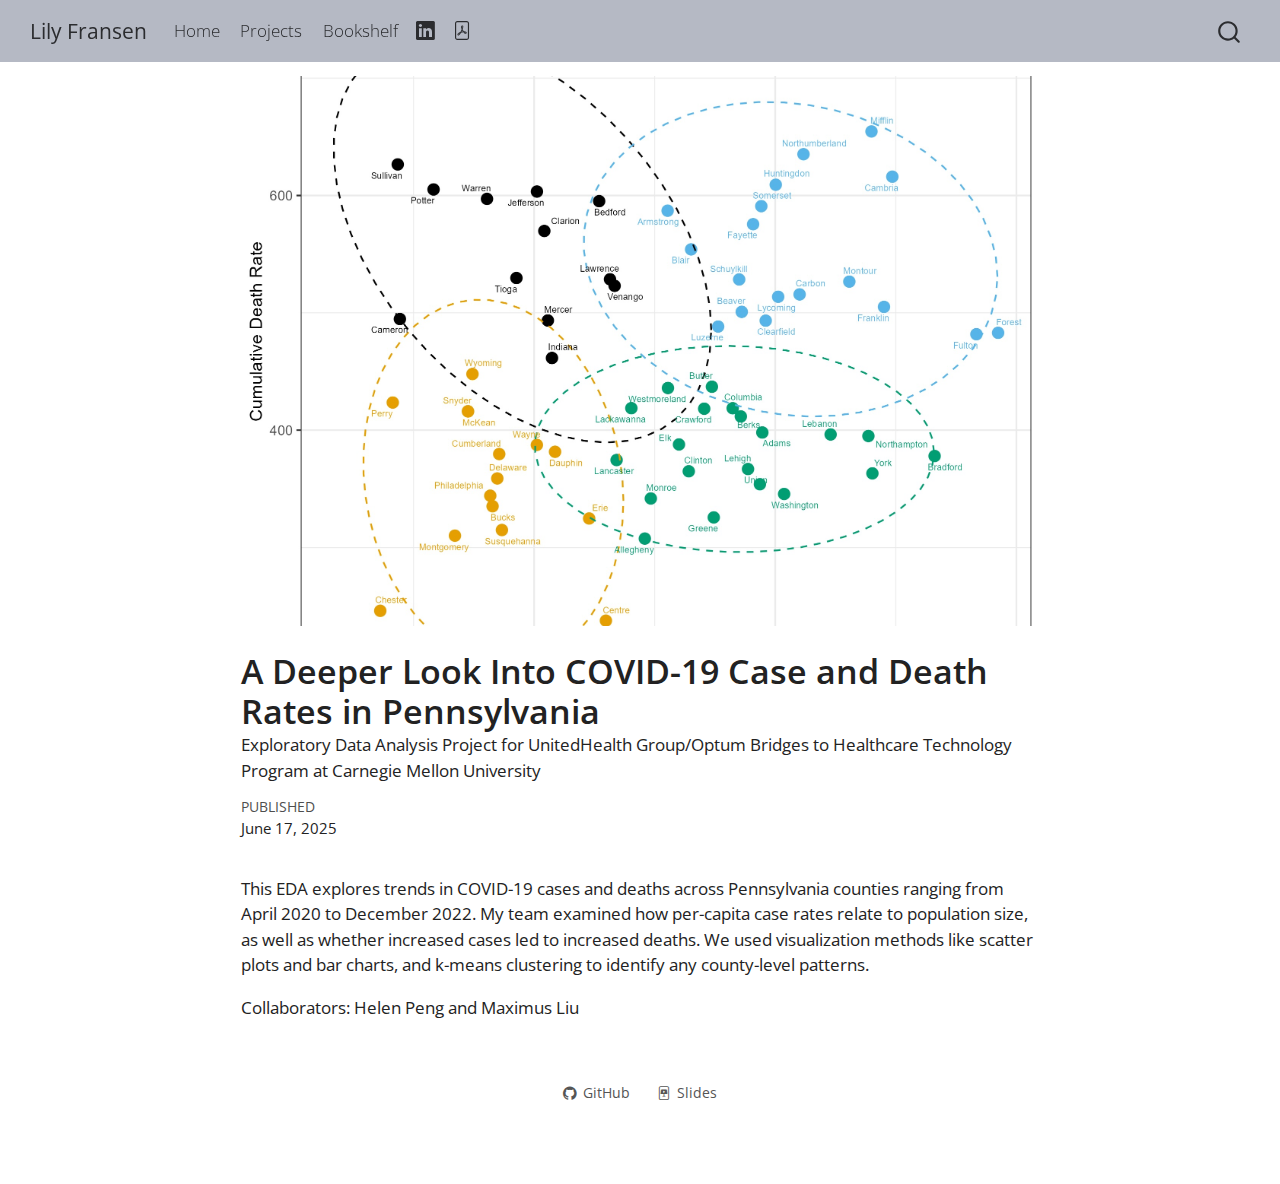
<file: projects/eda/eda.html>
<!DOCTYPE html>
<html xmlns="http://www.w3.org/1999/xhtml" lang="en" xml:lang="en"><head>

<meta charset="utf-8">
<meta name="generator" content="quarto-1.6.42">

<meta name="viewport" content="width=device-width, initial-scale=1.0, user-scalable=yes">

<meta name="dcterms.date" content="2025-06-17">
<meta name="description" content="Exploratory Data Analysis Project for UnitedHealth Group/Optum Bridges to Healthcare Technology Program at Carnegie Mellon University">

<title>A Deeper Look Into COVID-19 Case and Death Rates in Pennsylvania – Lily Fransen</title>
<style>
code{white-space: pre-wrap;}
span.smallcaps{font-variant: small-caps;}
div.columns{display: flex; gap: min(4vw, 1.5em);}
div.column{flex: auto; overflow-x: auto;}
div.hanging-indent{margin-left: 1.5em; text-indent: -1.5em;}
ul.task-list{list-style: none;}
ul.task-list li input[type="checkbox"] {
  width: 0.8em;
  margin: 0 0.8em 0.2em -1em; /* quarto-specific, see https://github.com/quarto-dev/quarto-cli/issues/4556 */ 
  vertical-align: middle;
}
</style>


<script src="../../site_libs/quarto-nav/quarto-nav.js"></script>
<script src="../../site_libs/quarto-nav/headroom.min.js"></script>
<script src="../../site_libs/clipboard/clipboard.min.js"></script>
<script src="../../site_libs/quarto-search/autocomplete.umd.js"></script>
<script src="../../site_libs/quarto-search/fuse.min.js"></script>
<script src="../../site_libs/quarto-search/quarto-search.js"></script>
<meta name="quarto:offset" content="../../">
<script src="../../site_libs/quarto-html/quarto.js"></script>
<script src="../../site_libs/quarto-html/popper.min.js"></script>
<script src="../../site_libs/quarto-html/tippy.umd.min.js"></script>
<link href="../../site_libs/quarto-html/tippy.css" rel="stylesheet">
<link href="../../site_libs/quarto-html/quarto-syntax-highlighting-2f5df379a58b258e96c21c0638c20c03.css" rel="stylesheet" id="quarto-text-highlighting-styles">
<script src="../../site_libs/bootstrap/bootstrap.min.js"></script>
<link href="../../site_libs/bootstrap/bootstrap-icons.css" rel="stylesheet">
<link href="../../site_libs/bootstrap/bootstrap-cd780b06f3eb8d69702bb3864db6e3df.min.css" rel="stylesheet" append-hash="true" id="quarto-bootstrap" data-mode="light">
<script id="quarto-search-options" type="application/json">{
  "location": "navbar",
  "copy-button": false,
  "collapse-after": 3,
  "panel-placement": "end",
  "type": "overlay",
  "limit": 50,
  "keyboard-shortcut": [
    "f",
    "/",
    "s"
  ],
  "show-item-context": false,
  "language": {
    "search-no-results-text": "No results",
    "search-matching-documents-text": "matching documents",
    "search-copy-link-title": "Copy link to search",
    "search-hide-matches-text": "Hide additional matches",
    "search-more-match-text": "more match in this document",
    "search-more-matches-text": "more matches in this document",
    "search-clear-button-title": "Clear",
    "search-text-placeholder": "",
    "search-detached-cancel-button-title": "Cancel",
    "search-submit-button-title": "Submit",
    "search-label": "Search"
  }
}</script>


<link rel="stylesheet" href="../../styles.css">
</head>

<body class="nav-fixed fullcontent">

<div id="quarto-search-results"></div>
  <header id="quarto-header" class="headroom fixed-top">
    <nav class="navbar navbar-expand-lg " data-bs-theme="dark">
      <div class="navbar-container container-fluid">
      <div class="navbar-brand-container mx-auto">
    <a class="navbar-brand" href="../../index.html">
    <span class="navbar-title">Lily Fransen</span>
    </a>
  </div>
            <div id="quarto-search" class="" title="Search"></div>
          <button class="navbar-toggler" type="button" data-bs-toggle="collapse" data-bs-target="#navbarCollapse" aria-controls="navbarCollapse" role="menu" aria-expanded="false" aria-label="Toggle navigation" onclick="if (window.quartoToggleHeadroom) { window.quartoToggleHeadroom(); }">
  <span class="navbar-toggler-icon"></span>
</button>
          <div class="collapse navbar-collapse" id="navbarCollapse">
            <ul class="navbar-nav navbar-nav-scroll me-auto">
  <li class="nav-item">
    <a class="nav-link" href="../../index.html"> 
<span class="menu-text">Home</span></a>
  </li>  
  <li class="nav-item">
    <a class="nav-link" href="../../projects.html"> 
<span class="menu-text">Projects</span></a>
  </li>  
  <li class="nav-item">
    <a class="nav-link" href="../../bookshelf.html"> 
<span class="menu-text">Bookshelf</span></a>
  </li>  
  <li class="nav-item compact">
    <a class="nav-link" href="https://www.linkedin.com/in/lily-fransen-9ab6182a8" target="blank"> <i class="bi bi-linkedin" role="img">
</i> 
<span class="menu-text"></span></a>
  </li>  
  <li class="nav-item compact">
    <a class="nav-link" href="../../assets/LF Resume.pdf"> <i class="bi bi-file-pdf" role="img">
</i> 
<span class="menu-text"></span></a>
  </li>  
</ul>
          </div> <!-- /navcollapse -->
            <div class="quarto-navbar-tools">
</div>
      </div> <!-- /container-fluid -->
    </nav>
</header>
<!-- content -->
<div id="quarto-content" class="quarto-container page-columns page-rows-contents page-layout-article page-navbar">
<!-- sidebar -->
<!-- margin-sidebar -->
    
<!-- main -->
<div class="quarto-about-marquee">
  <div class="about-image-container">
    <img src="cover.jpg" class="about-image " style="width: 100%;">
  </div>
  <div class="about-contents">
    <header id="title-block-header" class="quarto-title-block default">
<div class="quarto-title">
<h1 class="title">A Deeper Look Into COVID-19 Case and Death Rates in Pennsylvania</h1>
</div>
<div>
  <div class="description">
    Exploratory Data Analysis Project for UnitedHealth Group/Optum Bridges to Healthcare Technology Program at Carnegie Mellon University
  </div>
</div>
<div class="quarto-title-meta">
    <div>
    <div class="quarto-title-meta-heading">Published</div>
    <div class="quarto-title-meta-contents">
      <p class="date">June 17, 2025</p>
    </div>
  </div>
  </div>
</header> <main class="content" id="quarto-document-content">
<p>This EDA explores trends in COVID-19 cases and deaths across Pennsylvania counties ranging from April 2020 to December 2022. My team examined how per-capita case rates relate to population size, as well as whether increased cases led to increased deaths. We used visualization methods like scatter plots and bar charts, and k-means clustering to identify any county-level patterns.</p>
<p>Collaborators: Helen Peng and Maximus Liu</p>


</main> 
    <div class="about-footer"><div class="about-links">
  <a href="https://github.com/helenpeng04/pa-covid-eda.git" class="about-link" rel="" target="">
    <i class="bi bi-github"></i>
     <span class="about-link-text">GitHub</span>
  </a>
  <a href="/assets/eda-slides.pdf" class="about-link" rel="" target="">
    <i class="bi bi-file-slides"></i>
     <span class="about-link-text">Slides</span>
  </a>
</div>
</div>
  </div>
</div>
 <!-- /main -->
<script id="quarto-html-after-body" type="application/javascript">
window.document.addEventListener("DOMContentLoaded", function (event) {
  const toggleBodyColorMode = (bsSheetEl) => {
    const mode = bsSheetEl.getAttribute("data-mode");
    const bodyEl = window.document.querySelector("body");
    if (mode === "dark") {
      bodyEl.classList.add("quarto-dark");
      bodyEl.classList.remove("quarto-light");
    } else {
      bodyEl.classList.add("quarto-light");
      bodyEl.classList.remove("quarto-dark");
    }
  }
  const toggleBodyColorPrimary = () => {
    const bsSheetEl = window.document.querySelector("link#quarto-bootstrap");
    if (bsSheetEl) {
      toggleBodyColorMode(bsSheetEl);
    }
  }
  toggleBodyColorPrimary();  
  const isCodeAnnotation = (el) => {
    for (const clz of el.classList) {
      if (clz.startsWith('code-annotation-')) {                     
        return true;
      }
    }
    return false;
  }
  const onCopySuccess = function(e) {
    // button target
    const button = e.trigger;
    // don't keep focus
    button.blur();
    // flash "checked"
    button.classList.add('code-copy-button-checked');
    var currentTitle = button.getAttribute("title");
    button.setAttribute("title", "Copied!");
    let tooltip;
    if (window.bootstrap) {
      button.setAttribute("data-bs-toggle", "tooltip");
      button.setAttribute("data-bs-placement", "left");
      button.setAttribute("data-bs-title", "Copied!");
      tooltip = new bootstrap.Tooltip(button, 
        { trigger: "manual", 
          customClass: "code-copy-button-tooltip",
          offset: [0, -8]});
      tooltip.show();    
    }
    setTimeout(function() {
      if (tooltip) {
        tooltip.hide();
        button.removeAttribute("data-bs-title");
        button.removeAttribute("data-bs-toggle");
        button.removeAttribute("data-bs-placement");
      }
      button.setAttribute("title", currentTitle);
      button.classList.remove('code-copy-button-checked');
    }, 1000);
    // clear code selection
    e.clearSelection();
  }
  const getTextToCopy = function(trigger) {
      const codeEl = trigger.previousElementSibling.cloneNode(true);
      for (const childEl of codeEl.children) {
        if (isCodeAnnotation(childEl)) {
          childEl.remove();
        }
      }
      return codeEl.innerText;
  }
  const clipboard = new window.ClipboardJS('.code-copy-button:not([data-in-quarto-modal])', {
    text: getTextToCopy
  });
  clipboard.on('success', onCopySuccess);
  if (window.document.getElementById('quarto-embedded-source-code-modal')) {
    const clipboardModal = new window.ClipboardJS('.code-copy-button[data-in-quarto-modal]', {
      text: getTextToCopy,
      container: window.document.getElementById('quarto-embedded-source-code-modal')
    });
    clipboardModal.on('success', onCopySuccess);
  }
    var localhostRegex = new RegExp(/^(?:http|https):\/\/localhost\:?[0-9]*\//);
    var mailtoRegex = new RegExp(/^mailto:/);
      var filterRegex = new RegExp('/' + window.location.host + '/');
    var isInternal = (href) => {
        return filterRegex.test(href) || localhostRegex.test(href) || mailtoRegex.test(href);
    }
    // Inspect non-navigation links and adorn them if external
 	var links = window.document.querySelectorAll('a[href]:not(.nav-link):not(.navbar-brand):not(.toc-action):not(.sidebar-link):not(.sidebar-item-toggle):not(.pagination-link):not(.no-external):not([aria-hidden]):not(.dropdown-item):not(.quarto-navigation-tool):not(.about-link)');
    for (var i=0; i<links.length; i++) {
      const link = links[i];
      if (!isInternal(link.href)) {
        // undo the damage that might have been done by quarto-nav.js in the case of
        // links that we want to consider external
        if (link.dataset.originalHref !== undefined) {
          link.href = link.dataset.originalHref;
        }
      }
    }
  function tippyHover(el, contentFn, onTriggerFn, onUntriggerFn) {
    const config = {
      allowHTML: true,
      maxWidth: 500,
      delay: 100,
      arrow: false,
      appendTo: function(el) {
          return el.parentElement;
      },
      interactive: true,
      interactiveBorder: 10,
      theme: 'quarto',
      placement: 'bottom-start',
    };
    if (contentFn) {
      config.content = contentFn;
    }
    if (onTriggerFn) {
      config.onTrigger = onTriggerFn;
    }
    if (onUntriggerFn) {
      config.onUntrigger = onUntriggerFn;
    }
    window.tippy(el, config); 
  }
  const noterefs = window.document.querySelectorAll('a[role="doc-noteref"]');
  for (var i=0; i<noterefs.length; i++) {
    const ref = noterefs[i];
    tippyHover(ref, function() {
      // use id or data attribute instead here
      let href = ref.getAttribute('data-footnote-href') || ref.getAttribute('href');
      try { href = new URL(href).hash; } catch {}
      const id = href.replace(/^#\/?/, "");
      const note = window.document.getElementById(id);
      if (note) {
        return note.innerHTML;
      } else {
        return "";
      }
    });
  }
  const xrefs = window.document.querySelectorAll('a.quarto-xref');
  const processXRef = (id, note) => {
    // Strip column container classes
    const stripColumnClz = (el) => {
      el.classList.remove("page-full", "page-columns");
      if (el.children) {
        for (const child of el.children) {
          stripColumnClz(child);
        }
      }
    }
    stripColumnClz(note)
    if (id === null || id.startsWith('sec-')) {
      // Special case sections, only their first couple elements
      const container = document.createElement("div");
      if (note.children && note.children.length > 2) {
        container.appendChild(note.children[0].cloneNode(true));
        for (let i = 1; i < note.children.length; i++) {
          const child = note.children[i];
          if (child.tagName === "P" && child.innerText === "") {
            continue;
          } else {
            container.appendChild(child.cloneNode(true));
            break;
          }
        }
        if (window.Quarto?.typesetMath) {
          window.Quarto.typesetMath(container);
        }
        return container.innerHTML
      } else {
        if (window.Quarto?.typesetMath) {
          window.Quarto.typesetMath(note);
        }
        return note.innerHTML;
      }
    } else {
      // Remove any anchor links if they are present
      const anchorLink = note.querySelector('a.anchorjs-link');
      if (anchorLink) {
        anchorLink.remove();
      }
      if (window.Quarto?.typesetMath) {
        window.Quarto.typesetMath(note);
      }
      if (note.classList.contains("callout")) {
        return note.outerHTML;
      } else {
        return note.innerHTML;
      }
    }
  }
  for (var i=0; i<xrefs.length; i++) {
    const xref = xrefs[i];
    tippyHover(xref, undefined, function(instance) {
      instance.disable();
      let url = xref.getAttribute('href');
      let hash = undefined; 
      if (url.startsWith('#')) {
        hash = url;
      } else {
        try { hash = new URL(url).hash; } catch {}
      }
      if (hash) {
        const id = hash.replace(/^#\/?/, "");
        const note = window.document.getElementById(id);
        if (note !== null) {
          try {
            const html = processXRef(id, note.cloneNode(true));
            instance.setContent(html);
          } finally {
            instance.enable();
            instance.show();
          }
        } else {
          // See if we can fetch this
          fetch(url.split('#')[0])
          .then(res => res.text())
          .then(html => {
            const parser = new DOMParser();
            const htmlDoc = parser.parseFromString(html, "text/html");
            const note = htmlDoc.getElementById(id);
            if (note !== null) {
              const html = processXRef(id, note);
              instance.setContent(html);
            } 
          }).finally(() => {
            instance.enable();
            instance.show();
          });
        }
      } else {
        // See if we can fetch a full url (with no hash to target)
        // This is a special case and we should probably do some content thinning / targeting
        fetch(url)
        .then(res => res.text())
        .then(html => {
          const parser = new DOMParser();
          const htmlDoc = parser.parseFromString(html, "text/html");
          const note = htmlDoc.querySelector('main.content');
          if (note !== null) {
            // This should only happen for chapter cross references
            // (since there is no id in the URL)
            // remove the first header
            if (note.children.length > 0 && note.children[0].tagName === "HEADER") {
              note.children[0].remove();
            }
            const html = processXRef(null, note);
            instance.setContent(html);
          } 
        }).finally(() => {
          instance.enable();
          instance.show();
        });
      }
    }, function(instance) {
    });
  }
      let selectedAnnoteEl;
      const selectorForAnnotation = ( cell, annotation) => {
        let cellAttr = 'data-code-cell="' + cell + '"';
        let lineAttr = 'data-code-annotation="' +  annotation + '"';
        const selector = 'span[' + cellAttr + '][' + lineAttr + ']';
        return selector;
      }
      const selectCodeLines = (annoteEl) => {
        const doc = window.document;
        const targetCell = annoteEl.getAttribute("data-target-cell");
        const targetAnnotation = annoteEl.getAttribute("data-target-annotation");
        const annoteSpan = window.document.querySelector(selectorForAnnotation(targetCell, targetAnnotation));
        const lines = annoteSpan.getAttribute("data-code-lines").split(",");
        const lineIds = lines.map((line) => {
          return targetCell + "-" + line;
        })
        let top = null;
        let height = null;
        let parent = null;
        if (lineIds.length > 0) {
            //compute the position of the single el (top and bottom and make a div)
            const el = window.document.getElementById(lineIds[0]);
            top = el.offsetTop;
            height = el.offsetHeight;
            parent = el.parentElement.parentElement;
          if (lineIds.length > 1) {
            const lastEl = window.document.getElementById(lineIds[lineIds.length - 1]);
            const bottom = lastEl.offsetTop + lastEl.offsetHeight;
            height = bottom - top;
          }
          if (top !== null && height !== null && parent !== null) {
            // cook up a div (if necessary) and position it 
            let div = window.document.getElementById("code-annotation-line-highlight");
            if (div === null) {
              div = window.document.createElement("div");
              div.setAttribute("id", "code-annotation-line-highlight");
              div.style.position = 'absolute';
              parent.appendChild(div);
            }
            div.style.top = top - 2 + "px";
            div.style.height = height + 4 + "px";
            div.style.left = 0;
            let gutterDiv = window.document.getElementById("code-annotation-line-highlight-gutter");
            if (gutterDiv === null) {
              gutterDiv = window.document.createElement("div");
              gutterDiv.setAttribute("id", "code-annotation-line-highlight-gutter");
              gutterDiv.style.position = 'absolute';
              const codeCell = window.document.getElementById(targetCell);
              const gutter = codeCell.querySelector('.code-annotation-gutter');
              gutter.appendChild(gutterDiv);
            }
            gutterDiv.style.top = top - 2 + "px";
            gutterDiv.style.height = height + 4 + "px";
          }
          selectedAnnoteEl = annoteEl;
        }
      };
      const unselectCodeLines = () => {
        const elementsIds = ["code-annotation-line-highlight", "code-annotation-line-highlight-gutter"];
        elementsIds.forEach((elId) => {
          const div = window.document.getElementById(elId);
          if (div) {
            div.remove();
          }
        });
        selectedAnnoteEl = undefined;
      };
        // Handle positioning of the toggle
    window.addEventListener(
      "resize",
      throttle(() => {
        elRect = undefined;
        if (selectedAnnoteEl) {
          selectCodeLines(selectedAnnoteEl);
        }
      }, 10)
    );
    function throttle(fn, ms) {
    let throttle = false;
    let timer;
      return (...args) => {
        if(!throttle) { // first call gets through
            fn.apply(this, args);
            throttle = true;
        } else { // all the others get throttled
            if(timer) clearTimeout(timer); // cancel #2
            timer = setTimeout(() => {
              fn.apply(this, args);
              timer = throttle = false;
            }, ms);
        }
      };
    }
      // Attach click handler to the DT
      const annoteDls = window.document.querySelectorAll('dt[data-target-cell]');
      for (const annoteDlNode of annoteDls) {
        annoteDlNode.addEventListener('click', (event) => {
          const clickedEl = event.target;
          if (clickedEl !== selectedAnnoteEl) {
            unselectCodeLines();
            const activeEl = window.document.querySelector('dt[data-target-cell].code-annotation-active');
            if (activeEl) {
              activeEl.classList.remove('code-annotation-active');
            }
            selectCodeLines(clickedEl);
            clickedEl.classList.add('code-annotation-active');
          } else {
            // Unselect the line
            unselectCodeLines();
            clickedEl.classList.remove('code-annotation-active');
          }
        });
      }
  const findCites = (el) => {
    const parentEl = el.parentElement;
    if (parentEl) {
      const cites = parentEl.dataset.cites;
      if (cites) {
        return {
          el,
          cites: cites.split(' ')
        };
      } else {
        return findCites(el.parentElement)
      }
    } else {
      return undefined;
    }
  };
  var bibliorefs = window.document.querySelectorAll('a[role="doc-biblioref"]');
  for (var i=0; i<bibliorefs.length; i++) {
    const ref = bibliorefs[i];
    const citeInfo = findCites(ref);
    if (citeInfo) {
      tippyHover(citeInfo.el, function() {
        var popup = window.document.createElement('div');
        citeInfo.cites.forEach(function(cite) {
          var citeDiv = window.document.createElement('div');
          citeDiv.classList.add('hanging-indent');
          citeDiv.classList.add('csl-entry');
          var biblioDiv = window.document.getElementById('ref-' + cite);
          if (biblioDiv) {
            citeDiv.innerHTML = biblioDiv.innerHTML;
          }
          popup.appendChild(citeDiv);
        });
        return popup.innerHTML;
      });
    }
  }
});
</script>
</div> <!-- /content -->




</body></html>
</file>
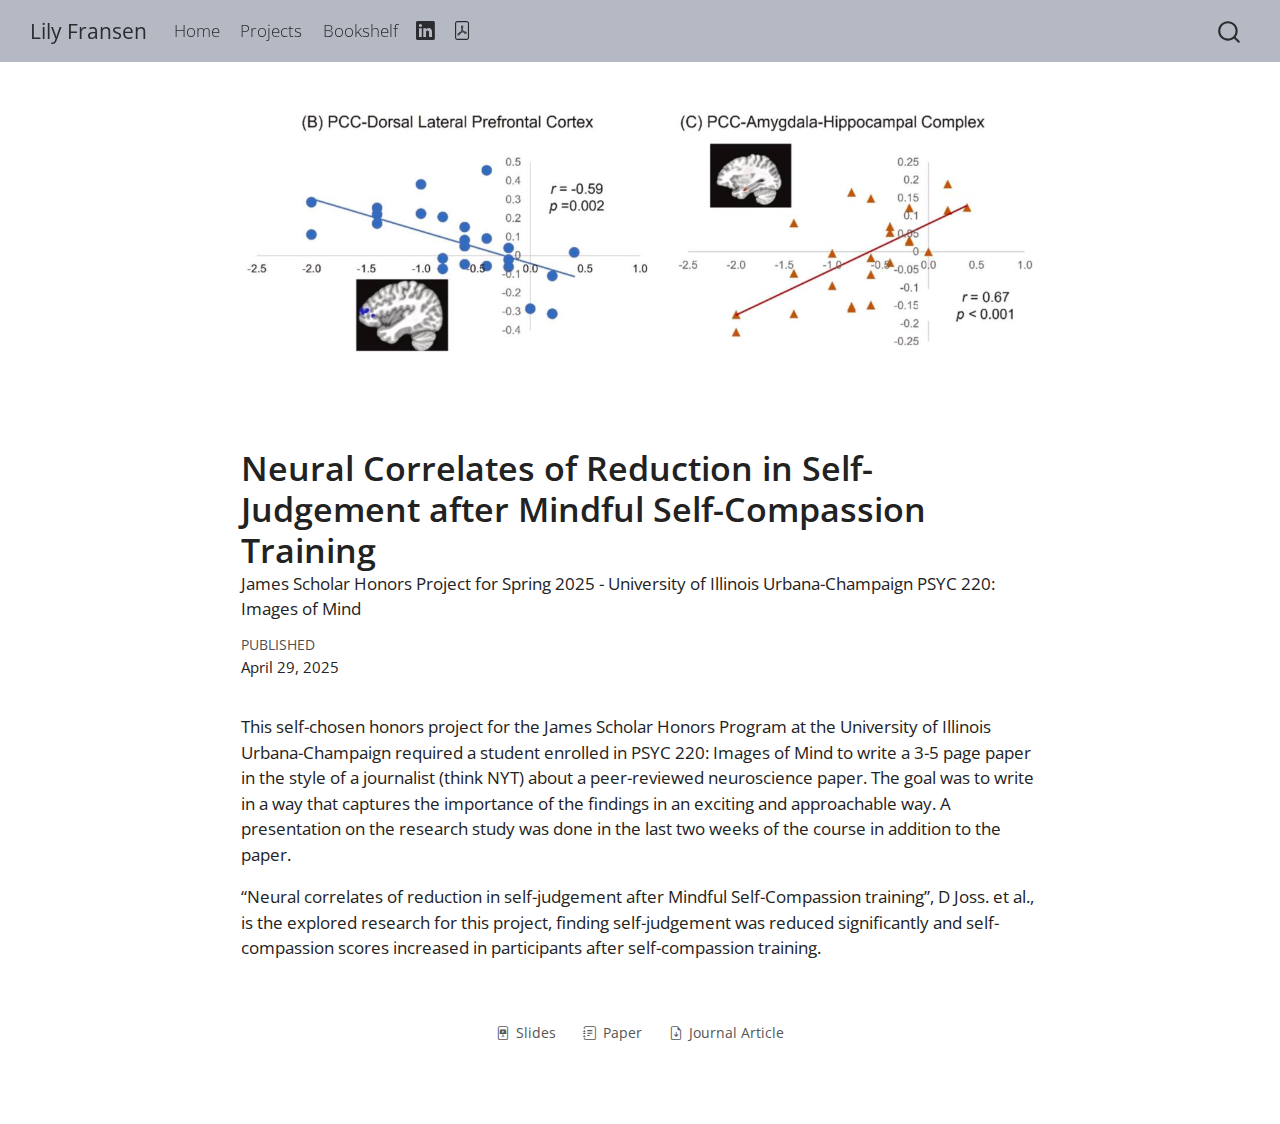
<file: projects/js/js25.html>
<!DOCTYPE html>
<html xmlns="http://www.w3.org/1999/xhtml" lang="en" xml:lang="en"><head>

<meta charset="utf-8">
<meta name="generator" content="quarto-1.6.42">

<meta name="viewport" content="width=device-width, initial-scale=1.0, user-scalable=yes">

<meta name="dcterms.date" content="2025-04-29">
<meta name="description" content="James Scholar Honors Project for Spring 2025 - University of Illinois Urbana-Champaign PSYC 220: Images of Mind">

<title>Neural Correlates of Reduction in Self-Judgement after Mindful Self-Compassion Training – Lily Fransen</title>
<style>
code{white-space: pre-wrap;}
span.smallcaps{font-variant: small-caps;}
div.columns{display: flex; gap: min(4vw, 1.5em);}
div.column{flex: auto; overflow-x: auto;}
div.hanging-indent{margin-left: 1.5em; text-indent: -1.5em;}
ul.task-list{list-style: none;}
ul.task-list li input[type="checkbox"] {
  width: 0.8em;
  margin: 0 0.8em 0.2em -1em; /* quarto-specific, see https://github.com/quarto-dev/quarto-cli/issues/4556 */ 
  vertical-align: middle;
}
</style>


<script src="../../site_libs/quarto-nav/quarto-nav.js"></script>
<script src="../../site_libs/quarto-nav/headroom.min.js"></script>
<script src="../../site_libs/clipboard/clipboard.min.js"></script>
<script src="../../site_libs/quarto-search/autocomplete.umd.js"></script>
<script src="../../site_libs/quarto-search/fuse.min.js"></script>
<script src="../../site_libs/quarto-search/quarto-search.js"></script>
<meta name="quarto:offset" content="../../">
<script src="../../site_libs/quarto-html/quarto.js"></script>
<script src="../../site_libs/quarto-html/popper.min.js"></script>
<script src="../../site_libs/quarto-html/tippy.umd.min.js"></script>
<link href="../../site_libs/quarto-html/tippy.css" rel="stylesheet">
<link href="../../site_libs/quarto-html/quarto-syntax-highlighting-2f5df379a58b258e96c21c0638c20c03.css" rel="stylesheet" id="quarto-text-highlighting-styles">
<script src="../../site_libs/bootstrap/bootstrap.min.js"></script>
<link href="../../site_libs/bootstrap/bootstrap-icons.css" rel="stylesheet">
<link href="../../site_libs/bootstrap/bootstrap-cd780b06f3eb8d69702bb3864db6e3df.min.css" rel="stylesheet" append-hash="true" id="quarto-bootstrap" data-mode="light">
<script id="quarto-search-options" type="application/json">{
  "location": "navbar",
  "copy-button": false,
  "collapse-after": 3,
  "panel-placement": "end",
  "type": "overlay",
  "limit": 50,
  "keyboard-shortcut": [
    "f",
    "/",
    "s"
  ],
  "show-item-context": false,
  "language": {
    "search-no-results-text": "No results",
    "search-matching-documents-text": "matching documents",
    "search-copy-link-title": "Copy link to search",
    "search-hide-matches-text": "Hide additional matches",
    "search-more-match-text": "more match in this document",
    "search-more-matches-text": "more matches in this document",
    "search-clear-button-title": "Clear",
    "search-text-placeholder": "",
    "search-detached-cancel-button-title": "Cancel",
    "search-submit-button-title": "Submit",
    "search-label": "Search"
  }
}</script>


<link rel="stylesheet" href="../../styles.css">
</head>

<body class="nav-fixed fullcontent">

<div id="quarto-search-results"></div>
  <header id="quarto-header" class="headroom fixed-top">
    <nav class="navbar navbar-expand-lg " data-bs-theme="dark">
      <div class="navbar-container container-fluid">
      <div class="navbar-brand-container mx-auto">
    <a class="navbar-brand" href="../../index.html">
    <span class="navbar-title">Lily Fransen</span>
    </a>
  </div>
            <div id="quarto-search" class="" title="Search"></div>
          <button class="navbar-toggler" type="button" data-bs-toggle="collapse" data-bs-target="#navbarCollapse" aria-controls="navbarCollapse" role="menu" aria-expanded="false" aria-label="Toggle navigation" onclick="if (window.quartoToggleHeadroom) { window.quartoToggleHeadroom(); }">
  <span class="navbar-toggler-icon"></span>
</button>
          <div class="collapse navbar-collapse" id="navbarCollapse">
            <ul class="navbar-nav navbar-nav-scroll me-auto">
  <li class="nav-item">
    <a class="nav-link" href="../../index.html"> 
<span class="menu-text">Home</span></a>
  </li>  
  <li class="nav-item">
    <a class="nav-link" href="../../projects.html"> 
<span class="menu-text">Projects</span></a>
  </li>  
  <li class="nav-item">
    <a class="nav-link" href="../../bookshelf.html"> 
<span class="menu-text">Bookshelf</span></a>
  </li>  
  <li class="nav-item compact">
    <a class="nav-link" href="https://www.linkedin.com/in/lily-fransen-9ab6182a8" target="blank"> <i class="bi bi-linkedin" role="img">
</i> 
<span class="menu-text"></span></a>
  </li>  
  <li class="nav-item compact">
    <a class="nav-link" href="../../assets/LF Resume.pdf"> <i class="bi bi-file-pdf" role="img">
</i> 
<span class="menu-text"></span></a>
  </li>  
</ul>
          </div> <!-- /navcollapse -->
            <div class="quarto-navbar-tools">
</div>
      </div> <!-- /container-fluid -->
    </nav>
</header>
<!-- content -->
<div id="quarto-content" class="quarto-container page-columns page-rows-contents page-layout-article page-navbar">
<!-- sidebar -->
<!-- margin-sidebar -->
    
<!-- main -->
<div class="quarto-about-marquee">
  <div class="about-image-container">
    <img src="cover.jpg" class="about-image " style="width: 100%;">
  </div>
  <div class="about-contents">
    <header id="title-block-header" class="quarto-title-block default">
<div class="quarto-title">
<h1 class="title">Neural Correlates of Reduction in Self-Judgement after Mindful Self-Compassion Training</h1>
</div>
<div>
  <div class="description">
    James Scholar Honors Project for Spring 2025 - University of Illinois Urbana-Champaign PSYC 220: Images of Mind
  </div>
</div>
<div class="quarto-title-meta">
    <div>
    <div class="quarto-title-meta-heading">Published</div>
    <div class="quarto-title-meta-contents">
      <p class="date">April 29, 2025</p>
    </div>
  </div>
  </div>
</header> <main class="content" id="quarto-document-content">
<p>This self-chosen honors project for the James Scholar Honors Program at the University of Illinois Urbana-Champaign required a student enrolled in PSYC 220: Images of Mind to write a 3-5 page paper in the style of a journalist (think NYT) about a peer-reviewed neuroscience paper. The goal was to write in a way that captures the importance of the findings in an exciting and approachable way. A presentation on the research study was done in the last two weeks of the course in addition to the paper.</p>
<p>“Neural correlates of reduction in self-judgement after Mindful Self-Compassion training”, D Joss. et al., is the explored research for this project, finding self-judgement was reduced significantly and self-compassion scores increased in participants after self-compassion training.</p>


</main> 
    <div class="about-footer"><div class="about-links">
  <a href="/assets/JS-slides-SP25.pdf" class="about-link" rel="" target="">
    <i class="bi bi-file-slides"></i>
     <span class="about-link-text">Slides</span>
  </a>
  <a href="/assets/JS-paper-SP25.pdf" class="about-link" rel="" target="">
    <i class="bi bi-journal-text"></i>
     <span class="about-link-text">Paper</span>
  </a>
  <a href="/assets/article.pdf" class="about-link" rel="" target="">
    <i class="bi bi-file-earmark-arrow-down"></i>
     <span class="about-link-text">Journal Article</span>
  </a>
</div>
</div>
  </div>
</div>
 <!-- /main -->
<script id="quarto-html-after-body" type="application/javascript">
window.document.addEventListener("DOMContentLoaded", function (event) {
  const toggleBodyColorMode = (bsSheetEl) => {
    const mode = bsSheetEl.getAttribute("data-mode");
    const bodyEl = window.document.querySelector("body");
    if (mode === "dark") {
      bodyEl.classList.add("quarto-dark");
      bodyEl.classList.remove("quarto-light");
    } else {
      bodyEl.classList.add("quarto-light");
      bodyEl.classList.remove("quarto-dark");
    }
  }
  const toggleBodyColorPrimary = () => {
    const bsSheetEl = window.document.querySelector("link#quarto-bootstrap");
    if (bsSheetEl) {
      toggleBodyColorMode(bsSheetEl);
    }
  }
  toggleBodyColorPrimary();  
  const isCodeAnnotation = (el) => {
    for (const clz of el.classList) {
      if (clz.startsWith('code-annotation-')) {                     
        return true;
      }
    }
    return false;
  }
  const onCopySuccess = function(e) {
    // button target
    const button = e.trigger;
    // don't keep focus
    button.blur();
    // flash "checked"
    button.classList.add('code-copy-button-checked');
    var currentTitle = button.getAttribute("title");
    button.setAttribute("title", "Copied!");
    let tooltip;
    if (window.bootstrap) {
      button.setAttribute("data-bs-toggle", "tooltip");
      button.setAttribute("data-bs-placement", "left");
      button.setAttribute("data-bs-title", "Copied!");
      tooltip = new bootstrap.Tooltip(button, 
        { trigger: "manual", 
          customClass: "code-copy-button-tooltip",
          offset: [0, -8]});
      tooltip.show();    
    }
    setTimeout(function() {
      if (tooltip) {
        tooltip.hide();
        button.removeAttribute("data-bs-title");
        button.removeAttribute("data-bs-toggle");
        button.removeAttribute("data-bs-placement");
      }
      button.setAttribute("title", currentTitle);
      button.classList.remove('code-copy-button-checked');
    }, 1000);
    // clear code selection
    e.clearSelection();
  }
  const getTextToCopy = function(trigger) {
      const codeEl = trigger.previousElementSibling.cloneNode(true);
      for (const childEl of codeEl.children) {
        if (isCodeAnnotation(childEl)) {
          childEl.remove();
        }
      }
      return codeEl.innerText;
  }
  const clipboard = new window.ClipboardJS('.code-copy-button:not([data-in-quarto-modal])', {
    text: getTextToCopy
  });
  clipboard.on('success', onCopySuccess);
  if (window.document.getElementById('quarto-embedded-source-code-modal')) {
    const clipboardModal = new window.ClipboardJS('.code-copy-button[data-in-quarto-modal]', {
      text: getTextToCopy,
      container: window.document.getElementById('quarto-embedded-source-code-modal')
    });
    clipboardModal.on('success', onCopySuccess);
  }
    var localhostRegex = new RegExp(/^(?:http|https):\/\/localhost\:?[0-9]*\//);
    var mailtoRegex = new RegExp(/^mailto:/);
      var filterRegex = new RegExp('/' + window.location.host + '/');
    var isInternal = (href) => {
        return filterRegex.test(href) || localhostRegex.test(href) || mailtoRegex.test(href);
    }
    // Inspect non-navigation links and adorn them if external
 	var links = window.document.querySelectorAll('a[href]:not(.nav-link):not(.navbar-brand):not(.toc-action):not(.sidebar-link):not(.sidebar-item-toggle):not(.pagination-link):not(.no-external):not([aria-hidden]):not(.dropdown-item):not(.quarto-navigation-tool):not(.about-link)');
    for (var i=0; i<links.length; i++) {
      const link = links[i];
      if (!isInternal(link.href)) {
        // undo the damage that might have been done by quarto-nav.js in the case of
        // links that we want to consider external
        if (link.dataset.originalHref !== undefined) {
          link.href = link.dataset.originalHref;
        }
      }
    }
  function tippyHover(el, contentFn, onTriggerFn, onUntriggerFn) {
    const config = {
      allowHTML: true,
      maxWidth: 500,
      delay: 100,
      arrow: false,
      appendTo: function(el) {
          return el.parentElement;
      },
      interactive: true,
      interactiveBorder: 10,
      theme: 'quarto',
      placement: 'bottom-start',
    };
    if (contentFn) {
      config.content = contentFn;
    }
    if (onTriggerFn) {
      config.onTrigger = onTriggerFn;
    }
    if (onUntriggerFn) {
      config.onUntrigger = onUntriggerFn;
    }
    window.tippy(el, config); 
  }
  const noterefs = window.document.querySelectorAll('a[role="doc-noteref"]');
  for (var i=0; i<noterefs.length; i++) {
    const ref = noterefs[i];
    tippyHover(ref, function() {
      // use id or data attribute instead here
      let href = ref.getAttribute('data-footnote-href') || ref.getAttribute('href');
      try { href = new URL(href).hash; } catch {}
      const id = href.replace(/^#\/?/, "");
      const note = window.document.getElementById(id);
      if (note) {
        return note.innerHTML;
      } else {
        return "";
      }
    });
  }
  const xrefs = window.document.querySelectorAll('a.quarto-xref');
  const processXRef = (id, note) => {
    // Strip column container classes
    const stripColumnClz = (el) => {
      el.classList.remove("page-full", "page-columns");
      if (el.children) {
        for (const child of el.children) {
          stripColumnClz(child);
        }
      }
    }
    stripColumnClz(note)
    if (id === null || id.startsWith('sec-')) {
      // Special case sections, only their first couple elements
      const container = document.createElement("div");
      if (note.children && note.children.length > 2) {
        container.appendChild(note.children[0].cloneNode(true));
        for (let i = 1; i < note.children.length; i++) {
          const child = note.children[i];
          if (child.tagName === "P" && child.innerText === "") {
            continue;
          } else {
            container.appendChild(child.cloneNode(true));
            break;
          }
        }
        if (window.Quarto?.typesetMath) {
          window.Quarto.typesetMath(container);
        }
        return container.innerHTML
      } else {
        if (window.Quarto?.typesetMath) {
          window.Quarto.typesetMath(note);
        }
        return note.innerHTML;
      }
    } else {
      // Remove any anchor links if they are present
      const anchorLink = note.querySelector('a.anchorjs-link');
      if (anchorLink) {
        anchorLink.remove();
      }
      if (window.Quarto?.typesetMath) {
        window.Quarto.typesetMath(note);
      }
      if (note.classList.contains("callout")) {
        return note.outerHTML;
      } else {
        return note.innerHTML;
      }
    }
  }
  for (var i=0; i<xrefs.length; i++) {
    const xref = xrefs[i];
    tippyHover(xref, undefined, function(instance) {
      instance.disable();
      let url = xref.getAttribute('href');
      let hash = undefined; 
      if (url.startsWith('#')) {
        hash = url;
      } else {
        try { hash = new URL(url).hash; } catch {}
      }
      if (hash) {
        const id = hash.replace(/^#\/?/, "");
        const note = window.document.getElementById(id);
        if (note !== null) {
          try {
            const html = processXRef(id, note.cloneNode(true));
            instance.setContent(html);
          } finally {
            instance.enable();
            instance.show();
          }
        } else {
          // See if we can fetch this
          fetch(url.split('#')[0])
          .then(res => res.text())
          .then(html => {
            const parser = new DOMParser();
            const htmlDoc = parser.parseFromString(html, "text/html");
            const note = htmlDoc.getElementById(id);
            if (note !== null) {
              const html = processXRef(id, note);
              instance.setContent(html);
            } 
          }).finally(() => {
            instance.enable();
            instance.show();
          });
        }
      } else {
        // See if we can fetch a full url (with no hash to target)
        // This is a special case and we should probably do some content thinning / targeting
        fetch(url)
        .then(res => res.text())
        .then(html => {
          const parser = new DOMParser();
          const htmlDoc = parser.parseFromString(html, "text/html");
          const note = htmlDoc.querySelector('main.content');
          if (note !== null) {
            // This should only happen for chapter cross references
            // (since there is no id in the URL)
            // remove the first header
            if (note.children.length > 0 && note.children[0].tagName === "HEADER") {
              note.children[0].remove();
            }
            const html = processXRef(null, note);
            instance.setContent(html);
          } 
        }).finally(() => {
          instance.enable();
          instance.show();
        });
      }
    }, function(instance) {
    });
  }
      let selectedAnnoteEl;
      const selectorForAnnotation = ( cell, annotation) => {
        let cellAttr = 'data-code-cell="' + cell + '"';
        let lineAttr = 'data-code-annotation="' +  annotation + '"';
        const selector = 'span[' + cellAttr + '][' + lineAttr + ']';
        return selector;
      }
      const selectCodeLines = (annoteEl) => {
        const doc = window.document;
        const targetCell = annoteEl.getAttribute("data-target-cell");
        const targetAnnotation = annoteEl.getAttribute("data-target-annotation");
        const annoteSpan = window.document.querySelector(selectorForAnnotation(targetCell, targetAnnotation));
        const lines = annoteSpan.getAttribute("data-code-lines").split(",");
        const lineIds = lines.map((line) => {
          return targetCell + "-" + line;
        })
        let top = null;
        let height = null;
        let parent = null;
        if (lineIds.length > 0) {
            //compute the position of the single el (top and bottom and make a div)
            const el = window.document.getElementById(lineIds[0]);
            top = el.offsetTop;
            height = el.offsetHeight;
            parent = el.parentElement.parentElement;
          if (lineIds.length > 1) {
            const lastEl = window.document.getElementById(lineIds[lineIds.length - 1]);
            const bottom = lastEl.offsetTop + lastEl.offsetHeight;
            height = bottom - top;
          }
          if (top !== null && height !== null && parent !== null) {
            // cook up a div (if necessary) and position it 
            let div = window.document.getElementById("code-annotation-line-highlight");
            if (div === null) {
              div = window.document.createElement("div");
              div.setAttribute("id", "code-annotation-line-highlight");
              div.style.position = 'absolute';
              parent.appendChild(div);
            }
            div.style.top = top - 2 + "px";
            div.style.height = height + 4 + "px";
            div.style.left = 0;
            let gutterDiv = window.document.getElementById("code-annotation-line-highlight-gutter");
            if (gutterDiv === null) {
              gutterDiv = window.document.createElement("div");
              gutterDiv.setAttribute("id", "code-annotation-line-highlight-gutter");
              gutterDiv.style.position = 'absolute';
              const codeCell = window.document.getElementById(targetCell);
              const gutter = codeCell.querySelector('.code-annotation-gutter');
              gutter.appendChild(gutterDiv);
            }
            gutterDiv.style.top = top - 2 + "px";
            gutterDiv.style.height = height + 4 + "px";
          }
          selectedAnnoteEl = annoteEl;
        }
      };
      const unselectCodeLines = () => {
        const elementsIds = ["code-annotation-line-highlight", "code-annotation-line-highlight-gutter"];
        elementsIds.forEach((elId) => {
          const div = window.document.getElementById(elId);
          if (div) {
            div.remove();
          }
        });
        selectedAnnoteEl = undefined;
      };
        // Handle positioning of the toggle
    window.addEventListener(
      "resize",
      throttle(() => {
        elRect = undefined;
        if (selectedAnnoteEl) {
          selectCodeLines(selectedAnnoteEl);
        }
      }, 10)
    );
    function throttle(fn, ms) {
    let throttle = false;
    let timer;
      return (...args) => {
        if(!throttle) { // first call gets through
            fn.apply(this, args);
            throttle = true;
        } else { // all the others get throttled
            if(timer) clearTimeout(timer); // cancel #2
            timer = setTimeout(() => {
              fn.apply(this, args);
              timer = throttle = false;
            }, ms);
        }
      };
    }
      // Attach click handler to the DT
      const annoteDls = window.document.querySelectorAll('dt[data-target-cell]');
      for (const annoteDlNode of annoteDls) {
        annoteDlNode.addEventListener('click', (event) => {
          const clickedEl = event.target;
          if (clickedEl !== selectedAnnoteEl) {
            unselectCodeLines();
            const activeEl = window.document.querySelector('dt[data-target-cell].code-annotation-active');
            if (activeEl) {
              activeEl.classList.remove('code-annotation-active');
            }
            selectCodeLines(clickedEl);
            clickedEl.classList.add('code-annotation-active');
          } else {
            // Unselect the line
            unselectCodeLines();
            clickedEl.classList.remove('code-annotation-active');
          }
        });
      }
  const findCites = (el) => {
    const parentEl = el.parentElement;
    if (parentEl) {
      const cites = parentEl.dataset.cites;
      if (cites) {
        return {
          el,
          cites: cites.split(' ')
        };
      } else {
        return findCites(el.parentElement)
      }
    } else {
      return undefined;
    }
  };
  var bibliorefs = window.document.querySelectorAll('a[role="doc-biblioref"]');
  for (var i=0; i<bibliorefs.length; i++) {
    const ref = bibliorefs[i];
    const citeInfo = findCites(ref);
    if (citeInfo) {
      tippyHover(citeInfo.el, function() {
        var popup = window.document.createElement('div');
        citeInfo.cites.forEach(function(cite) {
          var citeDiv = window.document.createElement('div');
          citeDiv.classList.add('hanging-indent');
          citeDiv.classList.add('csl-entry');
          var biblioDiv = window.document.getElementById('ref-' + cite);
          if (biblioDiv) {
            citeDiv.innerHTML = biblioDiv.innerHTML;
          }
          popup.appendChild(citeDiv);
        });
        return popup.innerHTML;
      });
    }
  }
});
</script>
</div> <!-- /content -->




</body></html>
</file>
<file: site_libs/quarto-html/tippy.css>
.tippy-box[data-animation=fade][data-state=hidden]{opacity:0}[data-tippy-root]{max-width:calc(100vw - 10px)}.tippy-box{position:relative;background-color:#333;color:#fff;border-radius:4px;font-size:14px;line-height:1.4;white-space:normal;outline:0;transition-property:transform,visibility,opacity}.tippy-box[data-placement^=top]>.tippy-arrow{bottom:0}.tippy-box[data-placement^=top]>.tippy-arrow:before{bottom:-7px;left:0;border-width:8px 8px 0;border-top-color:initial;transform-origin:center top}.tippy-box[data-placement^=bottom]>.tippy-arrow{top:0}.tippy-box[data-placement^=bottom]>.tippy-arrow:before{top:-7px;left:0;border-width:0 8px 8px;border-bottom-color:initial;transform-origin:center bottom}.tippy-box[data-placement^=left]>.tippy-arrow{right:0}.tippy-box[data-placement^=left]>.tippy-arrow:before{border-width:8px 0 8px 8px;border-left-color:initial;right:-7px;transform-origin:center left}.tippy-box[data-placement^=right]>.tippy-arrow{left:0}.tippy-box[data-placement^=right]>.tippy-arrow:before{left:-7px;border-width:8px 8px 8px 0;border-right-color:initial;transform-origin:center right}.tippy-box[data-inertia][data-state=visible]{transition-timing-function:cubic-bezier(.54,1.5,.38,1.11)}.tippy-arrow{width:16px;height:16px;color:#333}.tippy-arrow:before{content:"";position:absolute;border-color:transparent;border-style:solid}.tippy-content{position:relative;padding:5px 9px;z-index:1}
</file>
<file: site_libs/quarto-html/quarto-syntax-highlighting-2f5df379a58b258e96c21c0638c20c03.css>
/* quarto syntax highlight colors */
:root {
  --quarto-hl-ot-color: #003B4F;
  --quarto-hl-at-color: #657422;
  --quarto-hl-ss-color: #20794D;
  --quarto-hl-an-color: #5E5E5E;
  --quarto-hl-fu-color: #4758AB;
  --quarto-hl-st-color: #20794D;
  --quarto-hl-cf-color: #003B4F;
  --quarto-hl-op-color: #5E5E5E;
  --quarto-hl-er-color: #AD0000;
  --quarto-hl-bn-color: #AD0000;
  --quarto-hl-al-color: #AD0000;
  --quarto-hl-va-color: #111111;
  --quarto-hl-bu-color: inherit;
  --quarto-hl-ex-color: inherit;
  --quarto-hl-pp-color: #AD0000;
  --quarto-hl-in-color: #5E5E5E;
  --quarto-hl-vs-color: #20794D;
  --quarto-hl-wa-color: #5E5E5E;
  --quarto-hl-do-color: #5E5E5E;
  --quarto-hl-im-color: #00769E;
  --quarto-hl-ch-color: #20794D;
  --quarto-hl-dt-color: #AD0000;
  --quarto-hl-fl-color: #AD0000;
  --quarto-hl-co-color: #5E5E5E;
  --quarto-hl-cv-color: #5E5E5E;
  --quarto-hl-cn-color: #8f5902;
  --quarto-hl-sc-color: #5E5E5E;
  --quarto-hl-dv-color: #AD0000;
  --quarto-hl-kw-color: #003B4F;
}

/* other quarto variables */
:root {
  --quarto-font-monospace: SFMono-Regular, Menlo, Monaco, Consolas, "Liberation Mono", "Courier New", monospace;
}

pre > code.sourceCode > span {
  color: #003B4F;
}

code span {
  color: #003B4F;
}

code.sourceCode > span {
  color: #003B4F;
}

div.sourceCode,
div.sourceCode pre.sourceCode {
  color: #003B4F;
}

code span.ot {
  color: #003B4F;
  font-style: inherit;
}

code span.at {
  color: #657422;
  font-style: inherit;
}

code span.ss {
  color: #20794D;
  font-style: inherit;
}

code span.an {
  color: #5E5E5E;
  font-style: inherit;
}

code span.fu {
  color: #4758AB;
  font-style: inherit;
}

code span.st {
  color: #20794D;
  font-style: inherit;
}

code span.cf {
  color: #003B4F;
  font-weight: bold;
  font-style: inherit;
}

code span.op {
  color: #5E5E5E;
  font-style: inherit;
}

code span.er {
  color: #AD0000;
  font-style: inherit;
}

code span.bn {
  color: #AD0000;
  font-style: inherit;
}

code span.al {
  color: #AD0000;
  font-style: inherit;
}

code span.va {
  color: #111111;
  font-style: inherit;
}

code span.bu {
  font-style: inherit;
}

code span.ex {
  font-style: inherit;
}

code span.pp {
  color: #AD0000;
  font-style: inherit;
}

code span.in {
  color: #5E5E5E;
  font-style: inherit;
}

code span.vs {
  color: #20794D;
  font-style: inherit;
}

code span.wa {
  color: #5E5E5E;
  font-style: italic;
}

code span.do {
  color: #5E5E5E;
  font-style: italic;
}

code span.im {
  color: #00769E;
  font-style: inherit;
}

code span.ch {
  color: #20794D;
  font-style: inherit;
}

code span.dt {
  color: #AD0000;
  font-style: inherit;
}

code span.fl {
  color: #AD0000;
  font-style: inherit;
}

code span.co {
  color: #5E5E5E;
  font-style: inherit;
}

code span.cv {
  color: #5E5E5E;
  font-style: italic;
}

code span.cn {
  color: #8f5902;
  font-style: inherit;
}

code span.sc {
  color: #5E5E5E;
  font-style: inherit;
}

code span.dv {
  color: #AD0000;
  font-style: inherit;
}

code span.kw {
  color: #003B4F;
  font-weight: bold;
  font-style: inherit;
}

.prevent-inlining {
  content: "</";
}

/*# sourceMappingURL=35eb38a806ee71ea6d2563be2308c832.css.map */
</file>
<file: styles.css>
/* css styles */
</file>
